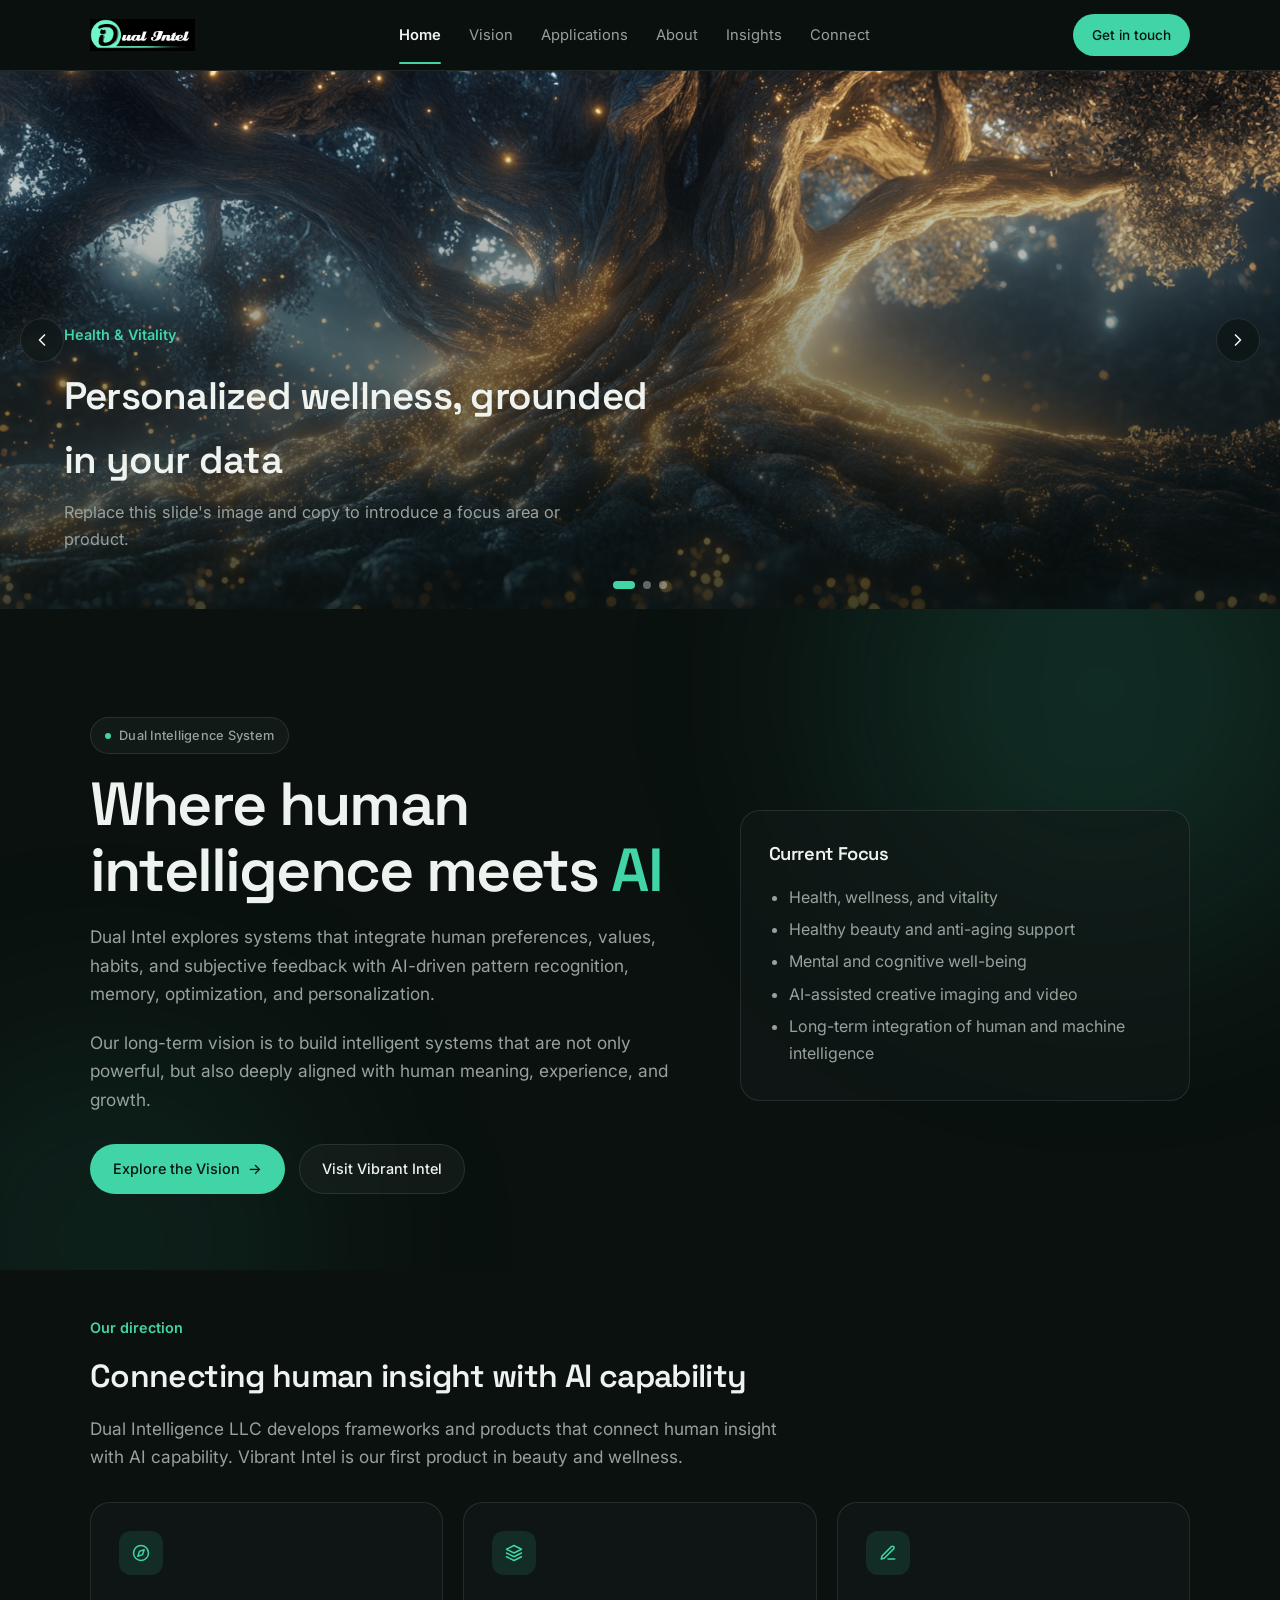
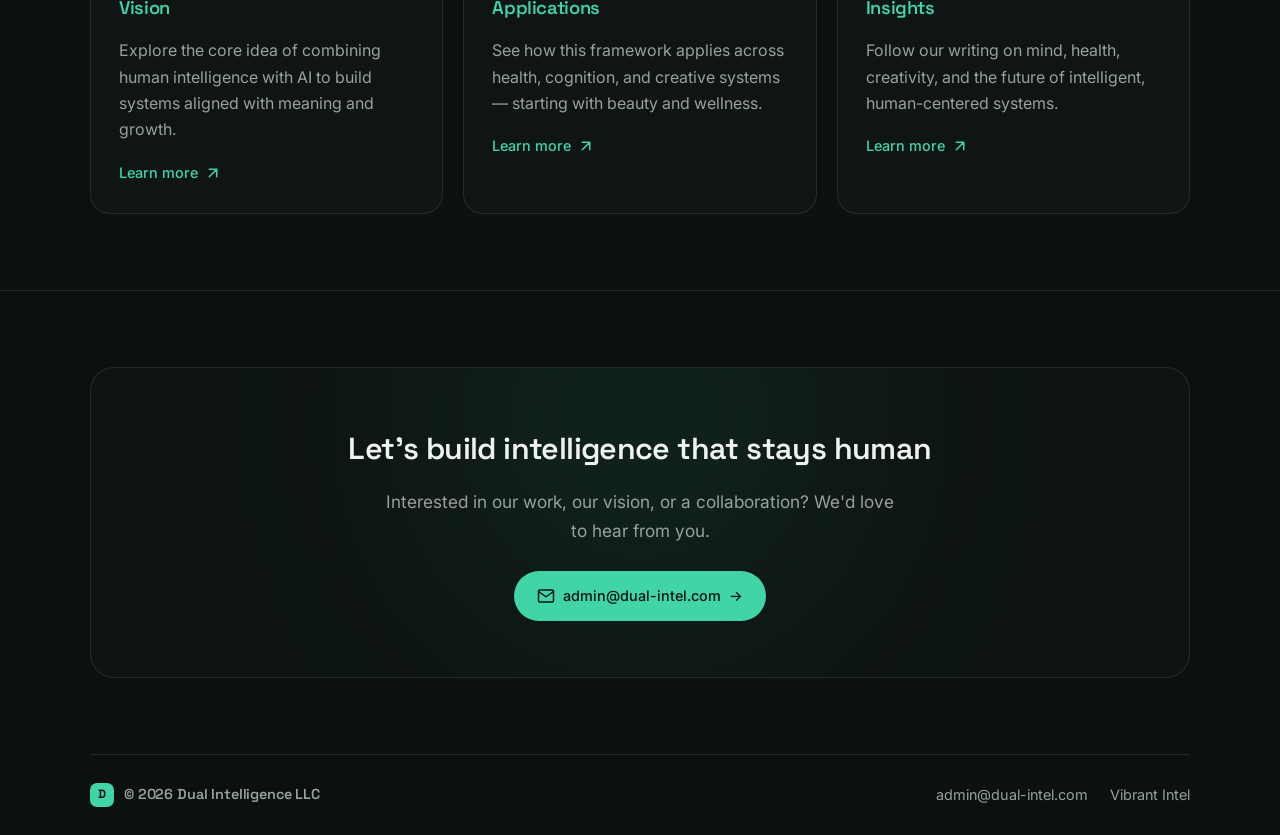
<file: index.html>
<!DOCTYPE html>
<html lang="en">
<head>
  <meta charset="UTF-8">
  <meta name="viewport" content="width=device-width, initial-scale=1.0">
  <title>Dual Intel — Where Human Intelligence Meets AI</title>
  <meta name="description" content="Dual Intel explores systems that combine human intelligence and AI across health, cognition, and art creativity" />
  <meta name="theme-color" content="#0b1613">
  <link rel="preconnect" href="https://fonts.googleapis.com">
  <link rel="preconnect" href="https://fonts.gstatic.com" crossorigin>
  <link href="https://fonts.googleapis.com/css2?family=Inter:wght@400;500;600;700&family=Space+Grotesk:wght@500;600;700&display=swap" rel="stylesheet">
  <link rel="stylesheet" href="style.css">
</head>

<body>
    <nav class="nav">
        <div class="container nav-inner">
            <a class="brand" href="index.html">
                <img class="brand-logo" src="images/logo7.webp" alt="Dual Intel">
            </a>
            <div class="nav-links">
                <a class="active" href="index.html">Home</a>
                <a href="vision.html">Vision</a>
                <a href="applications.html">Applications</a>
                <a href="about.html">About</a>
                <a href="insights.html">Insights</a>
                <a href="connect.html">Connect</a>
            </div>
            <a class="btn btn-primary btn-sm nav-cta" href="connect.html">Get in touch</a>
        </div>
    </nav>

    <main>
        <section class="banner-slider" aria-roledescription="carousel" aria-label="Featured highlights">
            <div class="banner-track">
                <div class="banner-slide is-active" role="group" aria-roledescription="slide" aria-label="1 of 3">
                    <img src="images/hero-slides/slide-1.webp" alt="Placeholder — replace with a 1920×800 image" loading="eager">
                    <div class="banner-caption">
                        <span class="section-label">Health &amp; Vitality</span>
                        <h2>Personalized wellness, grounded in your data</h2>
                        <p>Replace this slide's image and copy to introduce a focus area or product.</p>
                    </div>
                </div>
                <div class="banner-slide" role="group" aria-roledescription="slide" aria-label="2 of 3">
                    <img src="images/hero-slides/slide-2.webp" alt="Placeholder — replace with a 1920×800 image" loading="lazy">
                    <div class="banner-caption">
                        <span class="section-label">Cognitive Daily</span>
                        <h2>Safety-screened recommendations, every time</h2>
                        <p>Replace this slide's image and copy to introduce a focus area or product.</p>
                    </div>
                </div>
                <div class="banner-slide" role="group" aria-roledescription="slide" aria-label="3 of 3">
                    <img src="images/hero-slides/slide-3.webp" alt="Placeholder — replace with a 1920×800 image" loading="lazy">
                    <div class="banner-caption">
                        <span class="section-label">Vibrant Intel</span>
                        <h2>Beauty and wellness planning that learns with you</h2>
                        <p>Replace this slide's image and copy to introduce a focus area or product.</p>
                    </div>
                </div>
            </div>

            <button type="button" class="banner-arrow banner-prev" aria-label="Previous slide">
                <svg viewBox="0 0 24 24" class="icon"><path d="M15 18l-6-6 6-6"/></svg>
            </button>
            <button type="button" class="banner-arrow banner-next" aria-label="Next slide">
                <svg viewBox="0 0 24 24" class="icon"><path d="M9 18l6-6-6-6"/></svg>
            </button>

            <div class="banner-dots" role="tablist" aria-label="Choose slide">
                <button type="button" class="banner-dot is-active" role="tab" aria-selected="true" aria-label="Go to slide 1"></button>
                <button type="button" class="banner-dot" role="tab" aria-selected="false" aria-label="Go to slide 2"></button>
                <button type="button" class="banner-dot" role="tab" aria-selected="false" aria-label="Go to slide 3"></button>
            </div>
        </section>

        <section class="hero">
            <div class="container hero-grid">
                <div>
                    <div class="eyebrow"><span class="dot"></span>Dual Intelligence System</div>
                    <h1>Where human intelligence meets <span class="accent">AI</span></h1>
                    <p>
                        Dual Intel explores systems that integrate human preferences, values, habits, and subjective feedback with AI-driven pattern recognition, memory, optimization, and personalization.
                    </p>
                    <p>
                        Our long-term vision is to build intelligent systems that are not only powerful, but also deeply aligned with human meaning, experience, and growth.
                    </p>
                    <div class="hero-actions">
                        <a class="btn btn-primary btn-arrow" href="vision.html">Explore the Vision</a>
                        <a class="btn btn-secondary" href="https://vibrantintel.com">Visit Vibrant Intel</a>
                    </div>
                </div>

                <div class="hero-card">
                    <h3>Current Focus</h3>
                    <ul>
                        <li>Health, wellness, and vitality</li>
                        <li>Healthy beauty and anti-aging support</li>
                        <li>Mental and cognitive well-being</li>
                        <li>AI-assisted creative imaging and video</li>
                        <li>Long-term integration of human and machine intelligence</li>
                    </ul>
                </div>
            </div>
        </section>

        <section class="section">
            <div class="container">
                <div class="section-header">
                    <span class="section-label">Our direction</span>
                    <h2>Connecting human insight with AI capability</h2>
                    <p>
                        Dual Intelligence LLC develops frameworks and products that connect human insight with AI capability. Vibrant Intel is our first product in beauty and wellness.
                    </p>
                </div>

                <div class="grid-3">
                    <a class="card card-hover" href="vision.html">
                        <span class="card-icon">
                            <svg class="icon" viewBox="0 0 24 24"><circle cx="12" cy="12" r="10"/><polygon points="16.24 7.76 14.12 14.12 7.76 16.24 9.88 9.88 16.24 7.76"/></svg>
                        </span>
                        <h3>Vision</h3>
                        <p>Explore the core idea of combining human intelligence with AI to build systems aligned with meaning and growth.</p>
                        <span class="card-link">Learn more
                            <svg class="icon" viewBox="0 0 24 24"><path d="M7 17 17 7M7 7h10v10"/></svg>
                        </span>
                    </a>
                    <a class="card card-hover" href="applications.html">
                        <span class="card-icon">
                            <svg class="icon" viewBox="0 0 24 24"><polygon points="12 2 2 7 12 12 22 7 12 2"/><polyline points="2 17 12 22 22 17"/><polyline points="2 12 12 17 22 12"/></svg>
                        </span>
                        <h3>Applications</h3>
                        <p>See how this framework applies across health, cognition, and creative systems — starting with beauty and wellness.</p>
                        <span class="card-link">Learn more
                            <svg class="icon" viewBox="0 0 24 24"><path d="M7 17 17 7M7 7h10v10"/></svg>
                        </span>
                    </a>
                    <a class="card card-hover" href="insights.html">
                        <span class="card-icon">
                            <svg class="icon" viewBox="0 0 24 24"><path d="M12 20h9"/><path d="M16.5 3.5a2.121 2.121 0 0 1 3 3L7 19l-4 1 1-4Z"/></svg>
                        </span>
                        <h3>Insights</h3>
                        <p>Follow our writing on mind, health, creativity, and the future of intelligent, human-centered systems.</p>
                        <span class="card-link">Learn more
                            <svg class="icon" viewBox="0 0 24 24"><path d="M7 17 17 7M7 7h10v10"/></svg>
                        </span>
                    </a>
                </div>
            </div>
        </section>
    </main>

    <footer class="footer">
        <div class="container footer-cta">
            <div class="footer-cta-card">
                <h2>Let's build intelligence that stays human</h2>
                <p>Interested in our work, our vision, or a collaboration? We'd love to hear from you.</p>
                <a class="btn btn-primary btn-arrow" href="mailto:admin@dual-intel.com">
                    <svg class="icon" viewBox="0 0 24 24"><rect x="2" y="4" width="20" height="16" rx="2"/><path d="m22 6-10 7L2 6"/></svg>
                    admin@dual-intel.com
                </a>
            </div>
        </div>
        <div class="container footer-inner">
            <a class="brand brand-sm" href="index.html">
                <span class="brand-mark">D</span>
                &copy; 2026 Dual Intelligence LLC
            </a>
            <div class="footer-links">
                <a href="mailto:admin@dual-intel.com">admin@dual-intel.com</a>
                <a href="https://vibrantintel.com">Vibrant Intel</a>
            </div>
        </div>
    </footer>

    <script src="banner-slider.js" defer></script>
</body>
</html>
</file>
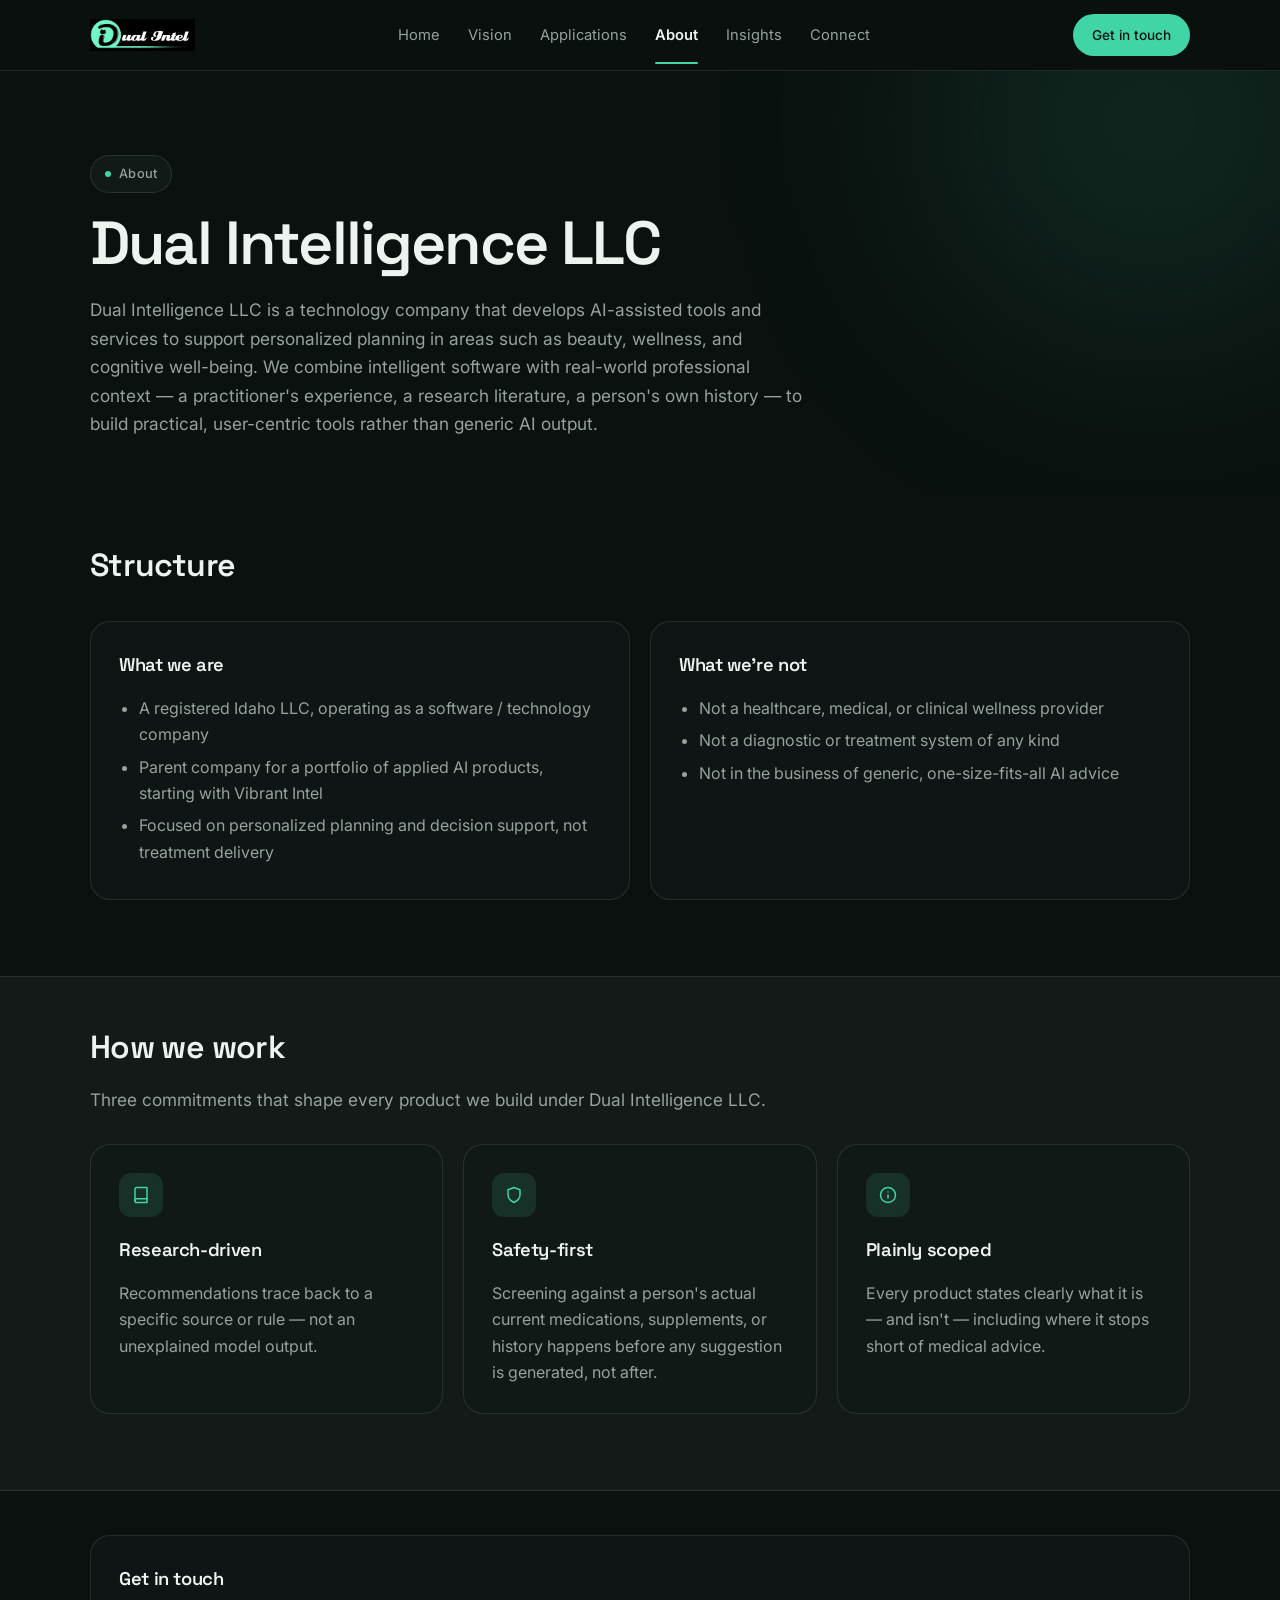
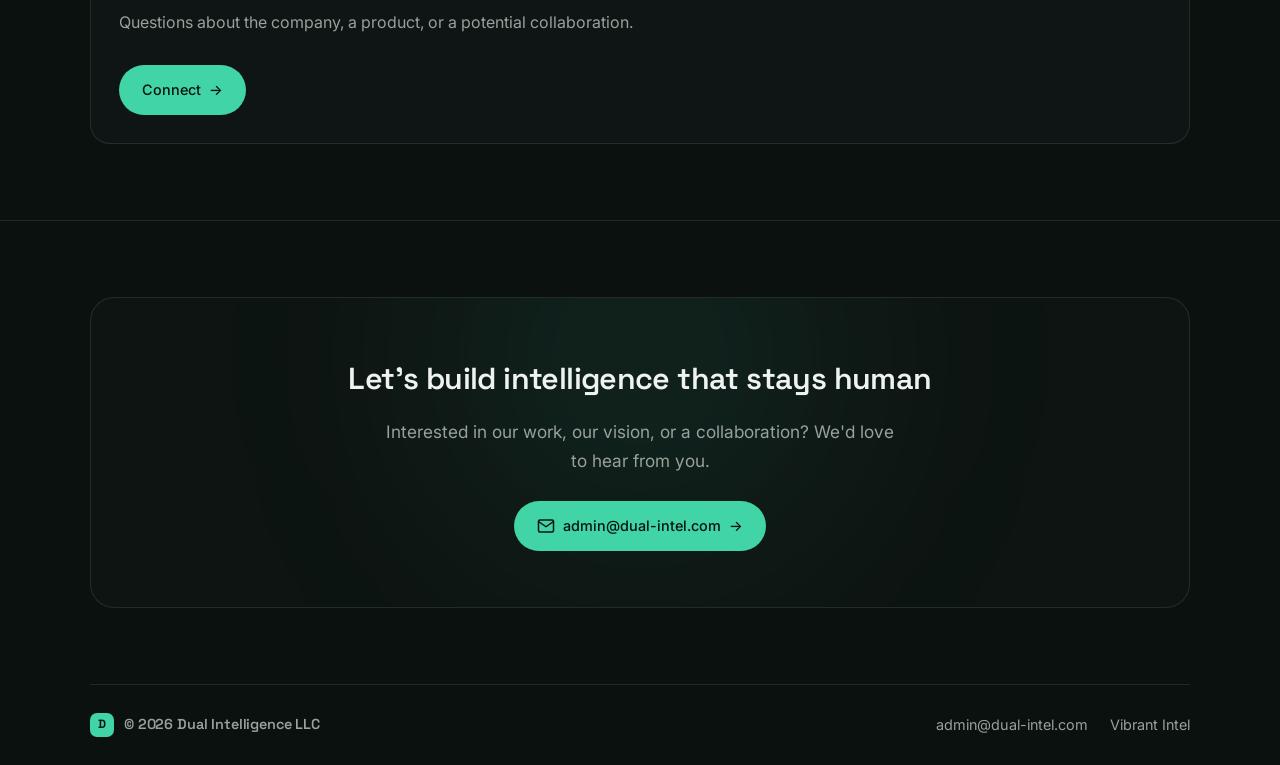
<file: about.html>
<!DOCTYPE html>
<html lang="en">
<head>
  <meta charset="UTF-8">
  <meta name="viewport" content="width=device-width, initial-scale=1.0">
  <title>About — Dual Intel</title>
  <meta name="description" content="Dual Intelligence LLC builds AI-assisted tools for personalized planning in health, wellness, and cognitive well-being." />
  <meta name="theme-color" content="#0b1613">
  <link rel="preconnect" href="https://fonts.googleapis.com">
  <link rel="preconnect" href="https://fonts.gstatic.com" crossorigin>
  <link href="https://fonts.googleapis.com/css2?family=Inter:wght@400;500;600;700&family=Space+Grotesk:wght@500;600;700&display=swap" rel="stylesheet">
  <link rel="stylesheet" href="style.css">
</head>
<body>
  <nav class="nav">
    <div class="container nav-inner">
      <a class="brand" href="index.html">
        <img class="brand-logo" src="images/logo7.webp" alt="Dual Intel">
      </a>
      <div class="nav-links">
        <a href="index.html">Home</a>
        <a href="vision.html">Vision</a>
        <a href="applications.html">Applications</a>
        <a class="active" href="about.html">About</a>
        <a href="insights.html">Insights</a>
        <a href="connect.html">Connect</a>
      </div>
      <a class="btn btn-primary btn-sm nav-cta" href="connect.html">Get in touch</a>
    </div>
  </nav>

  <main>
    <section class="page-header">
      <div class="container">
        <div class="eyebrow"><span class="dot"></span>About</div>
        <h1>Dual Intelligence LLC</h1>
        <p>
          Dual Intelligence LLC is a technology company that develops AI-assisted tools and services to
          support personalized planning in areas such as beauty, wellness, and cognitive well-being. We
          combine intelligent software with real-world professional context — a practitioner's experience,
          a research literature, a person's own history — to build practical, user-centric tools rather
          than generic AI output.
        </p>
      </div>
    </section>

    <section class="section">
      <div class="container">
        <div class="section-header">
          <h2>Structure</h2>
        </div>
        <div class="grid-2">
          <div class="card">
            <h3>What we are</h3>
            <ul>
              <li>A registered Idaho LLC, operating as a software / technology company</li>
              <li>Parent company for a portfolio of applied AI products, starting with Vibrant Intel</li>
              <li>Focused on personalized planning and decision support, not treatment delivery</li>
            </ul>
          </div>
          <div class="card">
            <h3>What we're not</h3>
            <ul>
              <li>Not a healthcare, medical, or clinical wellness provider</li>
              <li>Not a diagnostic or treatment system of any kind</li>
              <li>Not in the business of generic, one-size-fits-all AI advice</li>
            </ul>
          </div>
        </div>
      </div>
    </section>

    <section class="section section-tinted">
      <div class="container">
        <div class="section-header">
          <h2>How we work</h2>
          <p>Three commitments that shape every product we build under Dual Intelligence LLC.</p>
        </div>
        <div class="grid-3">
          <div class="card">
            <span class="card-icon">
              <svg class="icon" viewBox="0 0 24 24"><path d="M4 19.5A2.5 2.5 0 0 1 6.5 17H20"/><path d="M6.5 2H20v20H6.5A2.5 2.5 0 0 1 4 19.5v-15A2.5 2.5 0 0 1 6.5 2Z"/></svg>
            </span>
            <h3>Research-driven</h3>
            <p>Recommendations trace back to a specific source or rule — not an unexplained model output.</p>
          </div>
          <div class="card">
            <span class="card-icon">
              <svg class="icon" viewBox="0 0 24 24"><path d="M12 22s8-4 8-10V5l-8-3-8 3v7c0 6 8 10 8 10Z"/></svg>
            </span>
            <h3>Safety-first</h3>
            <p>Screening against a person's actual current medications, supplements, or history happens before any suggestion is generated, not after.</p>
          </div>
          <div class="card">
            <span class="card-icon">
              <svg class="icon" viewBox="0 0 24 24"><circle cx="12" cy="12" r="10"/><line x1="12" y1="16" x2="12" y2="12"/><line x1="12" y1="8" x2="12.01" y2="8"/></svg>
            </span>
            <h3>Plainly scoped</h3>
            <p>Every product states clearly what it is — and isn't — including where it stops short of medical advice.</p>
          </div>
        </div>
      </div>
    </section>

    <section class="section">
      <div class="container card">
        <h3>Get in touch</h3>
        <p>Questions about the company, a product, or a potential collaboration.</p>
        <div class="hero-actions">
          <a class="btn btn-primary btn-arrow" href="connect.html">Connect</a>
        </div>
      </div>
    </section>
  </main>

  <footer class="footer">
    <div class="container footer-cta">
      <div class="footer-cta-card">
        <h2>Let's build intelligence that stays human</h2>
        <p>Interested in our work, our vision, or a collaboration? We'd love to hear from you.</p>
        <a class="btn btn-primary btn-arrow" href="mailto:admin@dual-intel.com">
          <svg class="icon" viewBox="0 0 24 24"><rect x="2" y="4" width="20" height="16" rx="2"/><path d="m22 6-10 7L2 6"/></svg>
          admin@dual-intel.com
        </a>
      </div>
    </div>
    <div class="container footer-inner">
      <a class="brand brand-sm" href="index.html">
        <span class="brand-mark">D</span>
        &copy; 2026 Dual Intelligence LLC
      </a>
      <div class="footer-links">
        <a href="mailto:admin@dual-intel.com">admin@dual-intel.com</a>
        <a href="https://vibrantintel.com">Vibrant Intel</a>
      </div>
    </div>
  </footer>
</body>
</html>
</file>
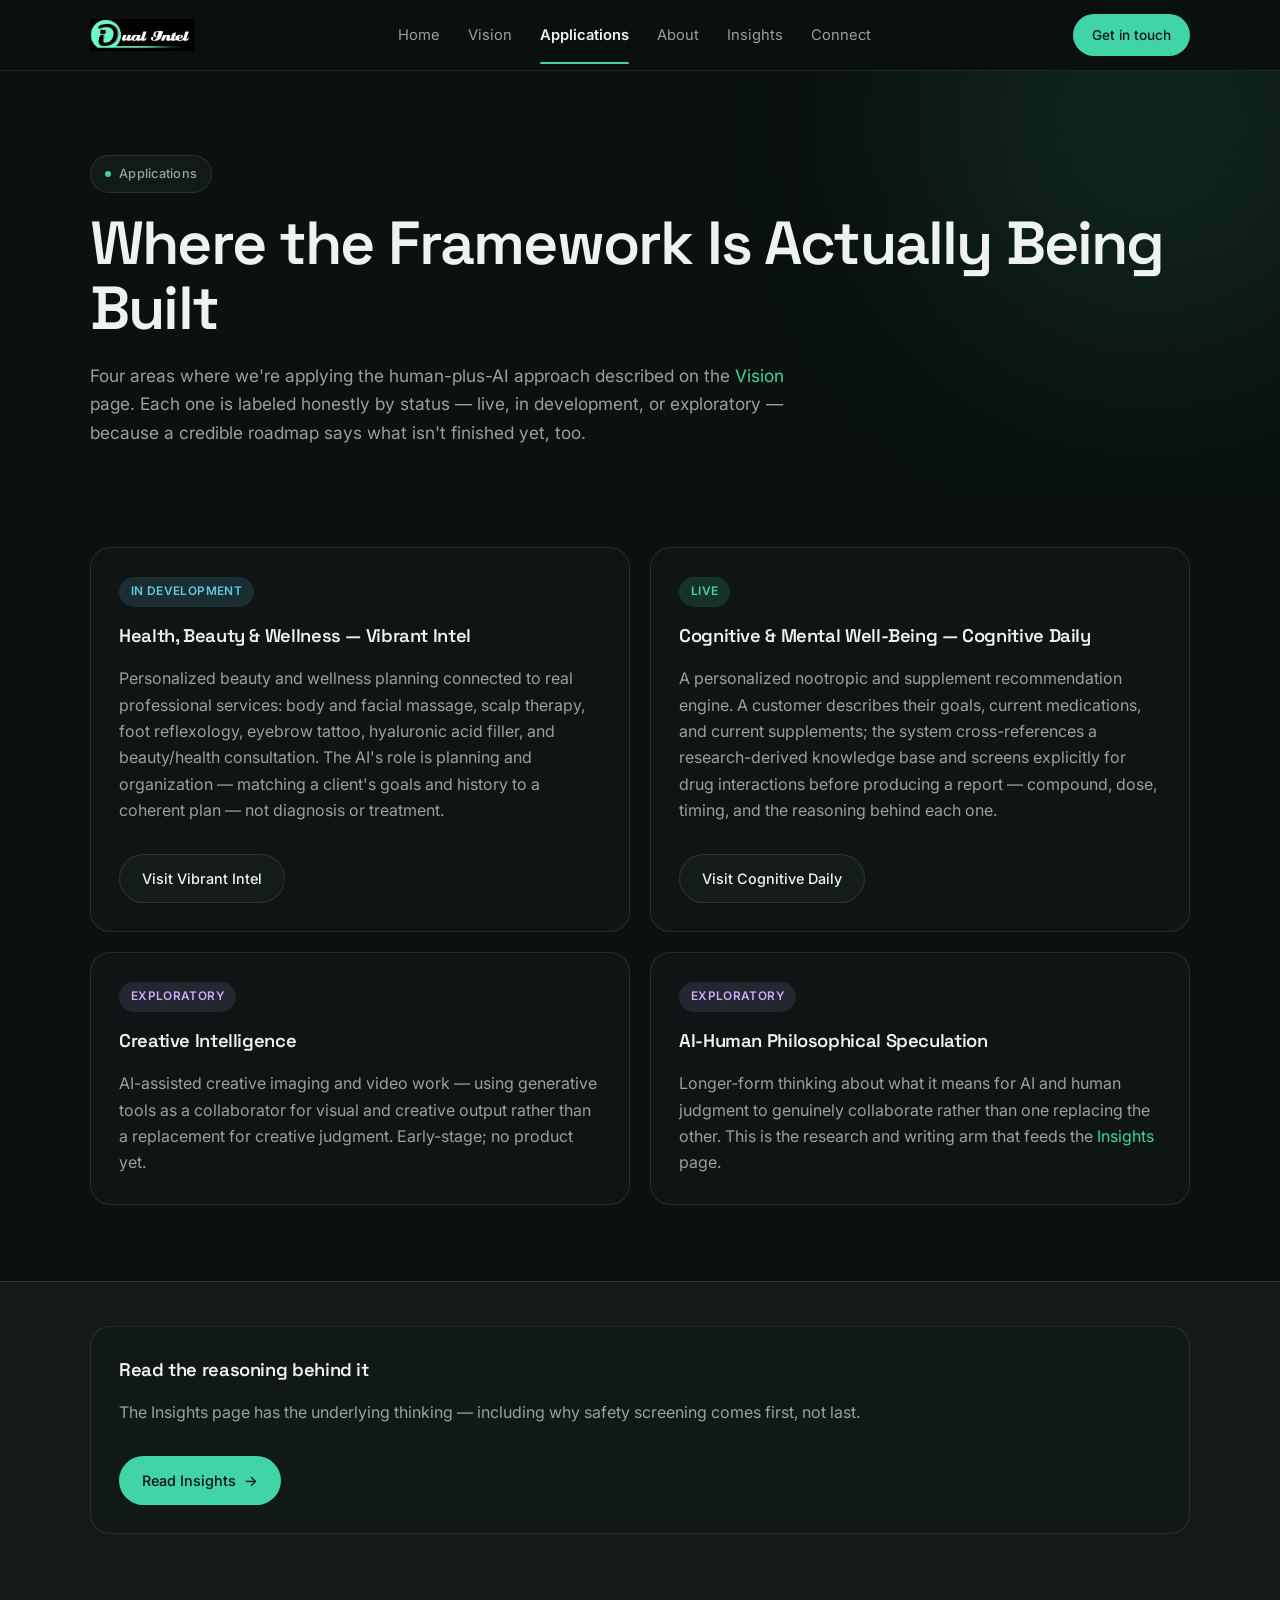
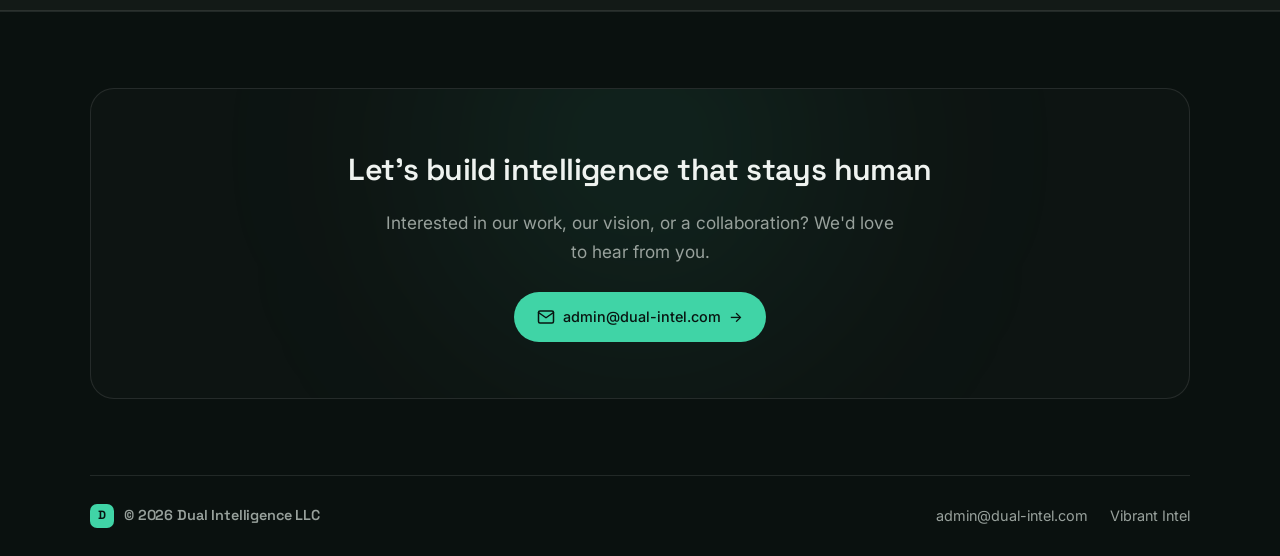
<file: applications.html>
<!DOCTYPE html>
<html lang="en">
<head>
  <meta charset="UTF-8">
  <meta name="viewport" content="width=device-width, initial-scale=1.0">
  <title>Applications — Dual Intel</title>
  <meta name="description" content="Where the Dual Intelligence framework is live today, in development, and being explored." />
  <meta name="theme-color" content="#0b1613">
  <link rel="preconnect" href="https://fonts.googleapis.com">
  <link rel="preconnect" href="https://fonts.gstatic.com" crossorigin>
  <link href="https://fonts.googleapis.com/css2?family=Inter:wght@400;500;600;700&family=Space+Grotesk:wght@500;600;700&display=swap" rel="stylesheet">
  <link rel="stylesheet" href="style.css">
</head>
<body>
  <nav class="nav">
    <div class="container nav-inner">
      <a class="brand" href="index.html">
        <img class="brand-logo" src="images/logo7.webp" alt="Dual Intel">
      </a>
      <div class="nav-links">
        <a href="index.html">Home</a>
        <a href="vision.html">Vision</a>
        <a class="active" href="applications.html">Applications</a>
        <a href="about.html">About</a>
        <a href="insights.html">Insights</a>
        <a href="connect.html">Connect</a>
      </div>
      <a class="btn btn-primary btn-sm nav-cta" href="connect.html">Get in touch</a>
    </div>
  </nav>

  <main>
    <section class="page-header">
      <div class="container">
        <div class="eyebrow"><span class="dot"></span>Applications</div>
        <h1>Where the Framework Is Actually Being Built</h1>
        <p>
          Four areas where we're applying the human-plus-AI approach described on the
          <a href="vision.html">Vision</a> page. Each one is labeled honestly by status — live, in
          development, or exploratory — because a credible roadmap says what isn't finished yet, too.
        </p>
      </div>
    </section>

    <section class="section">
      <div class="container">
        <div class="grid-2">

          <div class="card">
            <span class="badge badge-dev">In Development</span>
            <h3>Health, Beauty &amp; Wellness — Vibrant Intel</h3>
            <p>
              Personalized beauty and wellness planning connected to real professional services: body and
              facial massage, scalp therapy, foot reflexology, eyebrow tattoo, hyaluronic acid filler, and
              beauty/health consultation. The AI's role is planning and organization — matching a client's
              goals and history to a coherent plan — not diagnosis or treatment.
            </p>
            <div class="hero-actions">
              <a class="btn btn-secondary" href="https://vibrantintel.com">Visit Vibrant Intel</a>
            </div>
          </div>

          <div class="card">
            <span class="badge badge-live">Live</span>
            <h3>Cognitive &amp; Mental Well-Being — Cognitive Daily</h3>
            <p>
              A personalized nootropic and supplement recommendation engine. A customer describes their
              goals, current medications, and current supplements; the system cross-references a
              research-derived knowledge base and screens explicitly for drug interactions before
              producing a report — compound, dose, timing, and the reasoning behind each one.
            </p>
            <div class="hero-actions">
              <a class="btn btn-secondary" href="https://cognitivedaily.app">Visit Cognitive Daily</a>
            </div>
          </div>

          <div class="card">
            <span class="badge badge-explore">Exploratory</span>
            <h3>Creative Intelligence</h3>
            <p>
              AI-assisted creative imaging and video work — using generative tools as a collaborator for
              visual and creative output rather than a replacement for creative judgment. Early-stage;
              no product yet.
            </p>
          </div>

          <div class="card">
            <span class="badge badge-explore">Exploratory</span>
            <h3>AI-Human Philosophical Speculation</h3>
            <p>
              Longer-form thinking about what it means for AI and human judgment to genuinely
              collaborate rather than one replacing the other. This is the research and writing arm that
              feeds the <a href="insights.html">Insights</a> page.
            </p>
          </div>

        </div>
      </div>
    </section>

    <section class="section section-tinted">
      <div class="container card">
        <h3>Read the reasoning behind it</h3>
        <p>The Insights page has the underlying thinking — including why safety screening comes first, not last.</p>
        <div class="hero-actions">
          <a class="btn btn-primary btn-arrow" href="insights.html">Read Insights</a>
        </div>
      </div>
    </section>
  </main>

  <footer class="footer">
    <div class="container footer-cta">
      <div class="footer-cta-card">
        <h2>Let's build intelligence that stays human</h2>
        <p>Interested in our work, our vision, or a collaboration? We'd love to hear from you.</p>
        <a class="btn btn-primary btn-arrow" href="mailto:admin@dual-intel.com">
          <svg class="icon" viewBox="0 0 24 24"><rect x="2" y="4" width="20" height="16" rx="2"/><path d="m22 6-10 7L2 6"/></svg>
          admin@dual-intel.com
        </a>
      </div>
    </div>
    <div class="container footer-inner">
      <a class="brand brand-sm" href="index.html">
        <span class="brand-mark">D</span>
        &copy; 2026 Dual Intelligence LLC
      </a>
      <div class="footer-links">
        <a href="mailto:admin@dual-intel.com">admin@dual-intel.com</a>
        <a href="https://vibrantintel.com">Vibrant Intel</a>
      </div>
    </div>
  </footer>
</body>
</html>
</file>
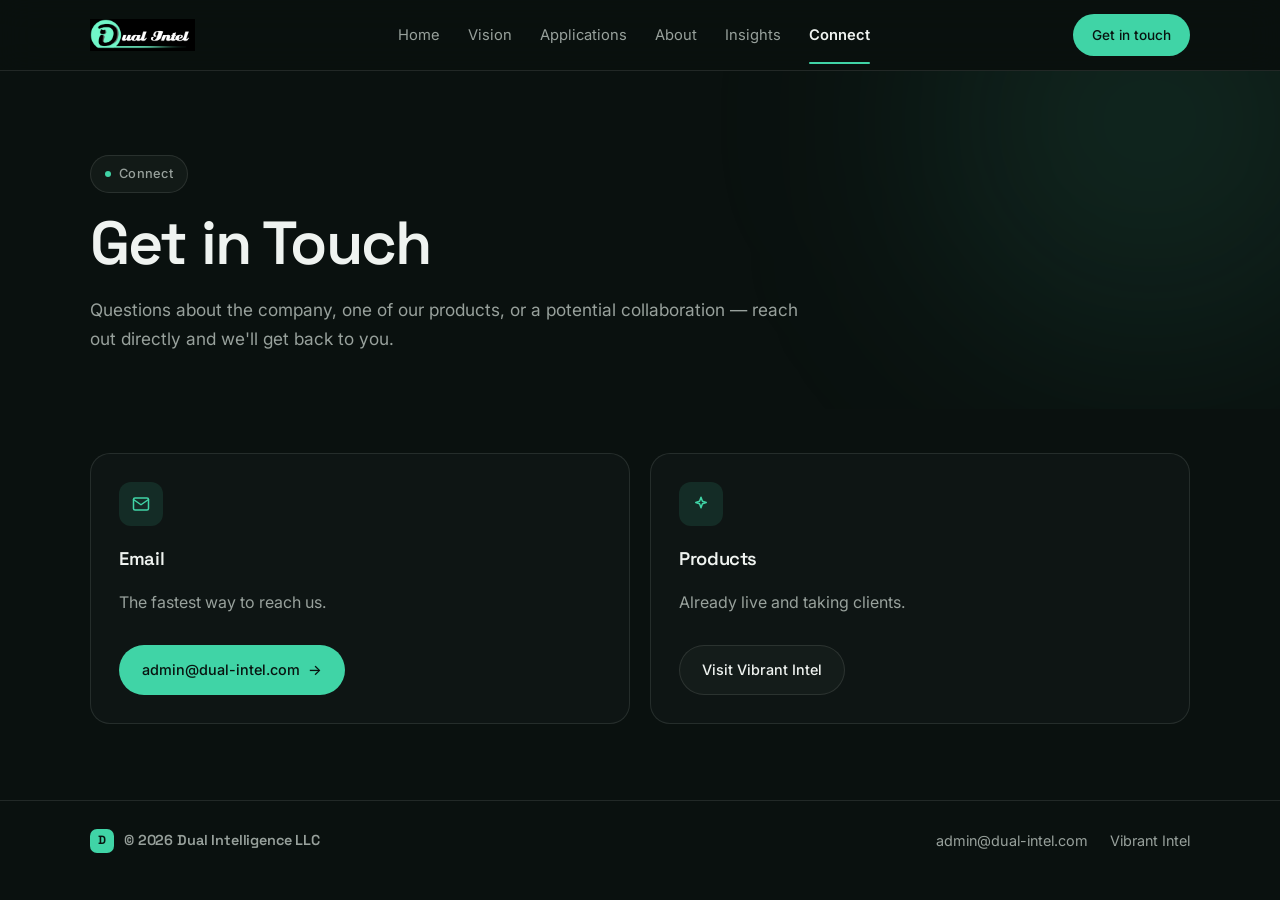
<file: connect.html>
<!DOCTYPE html>
<html lang="en">
<head>
  <meta charset="UTF-8">
  <meta name="viewport" content="width=device-width, initial-scale=1.0">
  <title>Connect — Dual Intel</title>
  <meta name="description" content="Get in touch with Dual Intelligence LLC." />
  <meta name="theme-color" content="#0b1613">
  <link rel="preconnect" href="https://fonts.googleapis.com">
  <link rel="preconnect" href="https://fonts.gstatic.com" crossorigin>
  <link href="https://fonts.googleapis.com/css2?family=Inter:wght@400;500;600;700&family=Space+Grotesk:wght@500;600;700&display=swap" rel="stylesheet">
  <link rel="stylesheet" href="style.css">
</head>
<body>
  <nav class="nav">
    <div class="container nav-inner">
      <a class="brand" href="index.html">
        <img class="brand-logo" src="images/logo7.webp" alt="Dual Intel">
      </a>
      <div class="nav-links">
        <a href="index.html">Home</a>
        <a href="vision.html">Vision</a>
        <a href="applications.html">Applications</a>
        <a href="about.html">About</a>
        <a href="insights.html">Insights</a>
        <a class="active" href="connect.html">Connect</a>
      </div>
      <a class="btn btn-primary btn-sm nav-cta" href="connect.html">Get in touch</a>
    </div>
  </nav>

  <main>
    <section class="page-header">
      <div class="container">
        <div class="eyebrow"><span class="dot"></span>Connect</div>
        <h1>Get in Touch</h1>
        <p>
          Questions about the company, one of our products, or a potential collaboration — reach out
          directly and we'll get back to you.
        </p>
      </div>
    </section>

    <section class="section">
      <div class="container">
        <div class="grid-2">
          <div class="card">
            <span class="card-icon">
              <svg class="icon" viewBox="0 0 24 24"><rect x="2" y="4" width="20" height="16" rx="2"/><path d="m22 6-10 7L2 6"/></svg>
            </span>
            <h3>Email</h3>
            <p>The fastest way to reach us.</p>
            <div class="hero-actions">
              <a class="btn btn-primary btn-arrow" href="mailto:admin@dual-intel.com">admin@dual-intel.com</a>
            </div>
          </div>
          <div class="card">
            <span class="card-icon">
              <svg class="icon" viewBox="0 0 24 24"><path d="M12 3l1.9 5.3L19 10l-5.1 1.7L12 17l-1.9-5.3L5 10l5.1-1.7L12 3Z"/></svg>
            </span>
            <h3>Products</h3>
            <p>Already live and taking clients.</p>
            <div class="hero-actions">
              <a class="btn btn-secondary" href="https://vibrantintel.com">Visit Vibrant Intel</a>
            </div>
          </div>
        </div>
      </div>
    </section>
  </main>

  <footer class="footer">
    <div class="container footer-inner">
      <a class="brand brand-sm" href="index.html">
        <span class="brand-mark">D</span>
        &copy; 2026 Dual Intelligence LLC
      </a>
      <div class="footer-links">
        <a href="mailto:admin@dual-intel.com">admin@dual-intel.com</a>
        <a href="https://vibrantintel.com">Vibrant Intel</a>
      </div>
    </div>
  </footer>
</body>
</html>
</file>
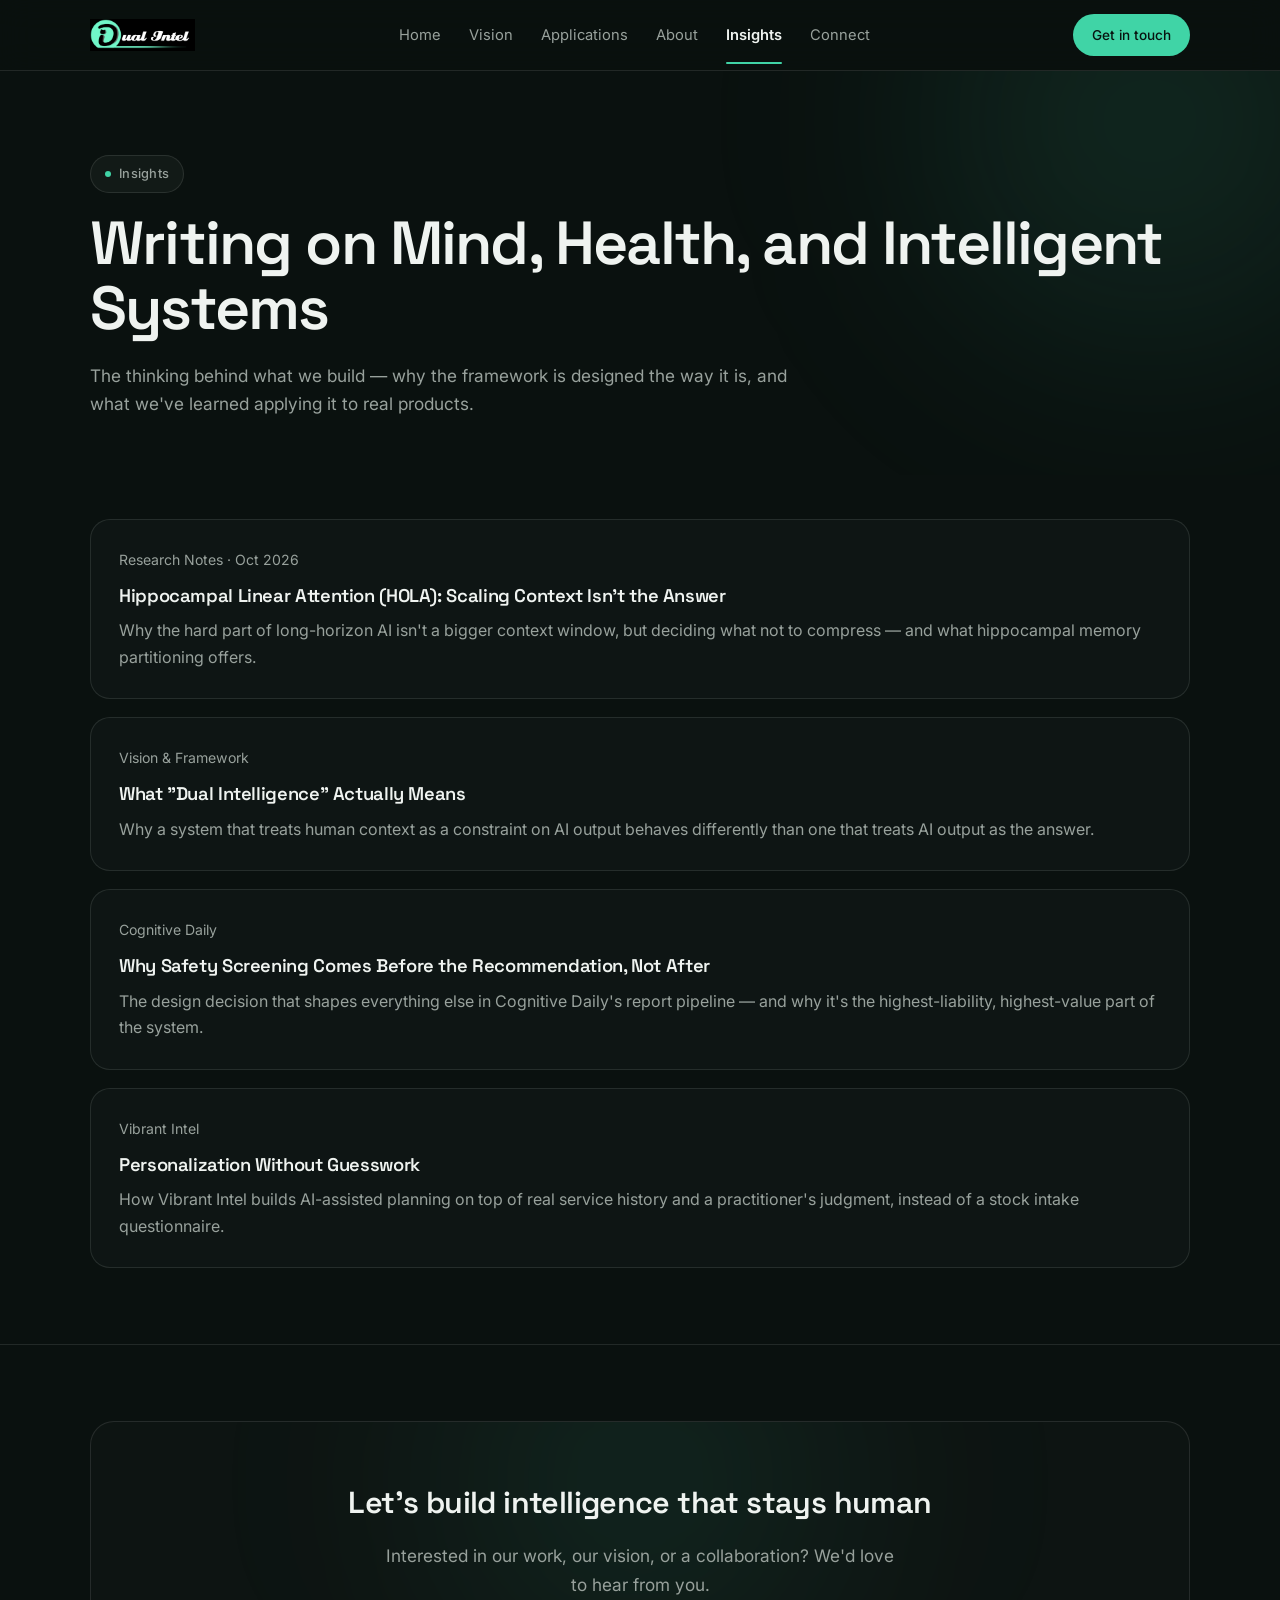
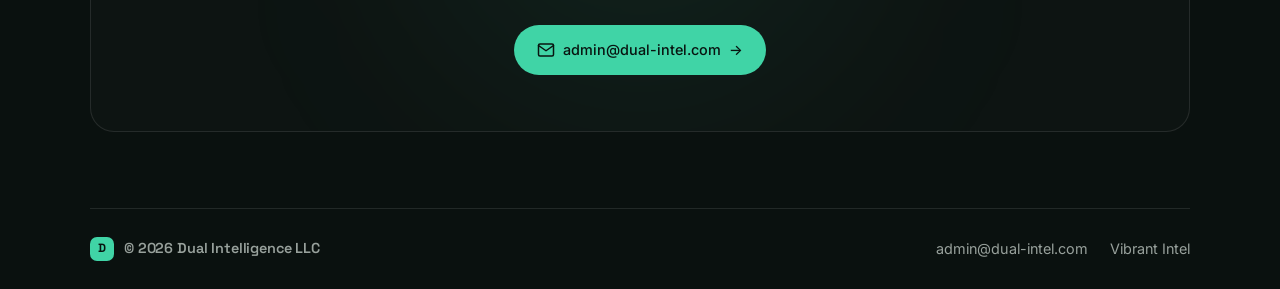
<file: insights.html>
<!DOCTYPE html>
<html lang="en">
<head>
  <meta charset="UTF-8">
  <meta name="viewport" content="width=device-width, initial-scale=1.0">
  <title>Insights — Dual Intel</title>
  <meta name="description" content="Writing on human intelligence, AI, and the systems that connect them." />
  <meta name="theme-color" content="#0b1613">
  <link rel="preconnect" href="https://fonts.googleapis.com">
  <link rel="preconnect" href="https://fonts.gstatic.com" crossorigin>
  <link href="https://fonts.googleapis.com/css2?family=Inter:wght@400;500;600;700&family=Space+Grotesk:wght@500;600;700&display=swap" rel="stylesheet">
  <link rel="stylesheet" href="style.css">
</head>
<body>
  <nav class="nav">
    <div class="container nav-inner">
      <a class="brand" href="index.html">
        <img class="brand-logo" src="images/logo7.webp" alt="Dual Intel">
      </a>
      <div class="nav-links">
        <a href="index.html">Home</a>
        <a href="vision.html">Vision</a>
        <a href="applications.html">Applications</a>
        <a href="about.html">About</a>
        <a class="active" href="insights.html">Insights</a>
        <a href="connect.html">Connect</a>
      </div>
      <a class="btn btn-primary btn-sm nav-cta" href="connect.html">Get in touch</a>
    </div>
  </nav>

  <main>
    <section class="page-header">
      <div class="container">
        <div class="eyebrow"><span class="dot"></span>Insights</div>
        <h1>Writing on Mind, Health, and Intelligent Systems</h1>
        <p>
          The thinking behind what we build — why the framework is designed the way it is, and what we've
          learned applying it to real products.
        </p>
      </div>
    </section>

    <section class="section">
      <div class="container card-list">

        <!-- Generated by `node build-blog.js` from posts/*.md — do not edit between these markers -->
        <!-- POSTS:START -->
        <a class="card article-card" href="insights/hola-hippocampal-linear-attention.html">
          <div class="article-meta">Research Notes · Oct 2026</div>
          <h3>Hippocampal Linear Attention (HOLA): Scaling Context Isn't the Answer</h3>
          <p>Why the hard part of long-horizon AI isn't a bigger context window, but deciding what not to compress — and what hippocampal memory partitioning offers.</p>
        </a>

        <!-- POSTS:END -->

        <a class="card article-card" href="insights/dual-intelligence-framework.html">
          <div class="article-meta">Vision &amp; Framework</div>
          <h3>What "Dual Intelligence" Actually Means</h3>
          <p>Why a system that treats human context as a constraint on AI output behaves differently than one that treats AI output as the answer.</p>
        </a>

        <a class="card article-card" href="insights/safety-screening-first.html">
          <div class="article-meta">Cognitive Daily</div>
          <h3>Why Safety Screening Comes Before the Recommendation, Not After</h3>
          <p>The design decision that shapes everything else in Cognitive Daily's report pipeline — and why it's the highest-liability, highest-value part of the system.</p>
        </a>

        <a class="card article-card" href="insights/personalization-without-guesswork.html">
          <div class="article-meta">Vibrant Intel</div>
          <h3>Personalization Without Guesswork</h3>
          <p>How Vibrant Intel builds AI-assisted planning on top of real service history and a practitioner's judgment, instead of a stock intake questionnaire.</p>
        </a>

      </div>
    </section>
  </main>

  <footer class="footer">
    <div class="container footer-cta">
      <div class="footer-cta-card">
        <h2>Let's build intelligence that stays human</h2>
        <p>Interested in our work, our vision, or a collaboration? We'd love to hear from you.</p>
        <a class="btn btn-primary btn-arrow" href="mailto:admin@dual-intel.com">
          <svg class="icon" viewBox="0 0 24 24"><rect x="2" y="4" width="20" height="16" rx="2"/><path d="m22 6-10 7L2 6"/></svg>
          admin@dual-intel.com
        </a>
      </div>
    </div>
    <div class="container footer-inner">
      <a class="brand brand-sm" href="index.html">
        <span class="brand-mark">D</span>
        &copy; 2026 Dual Intelligence LLC
      </a>
      <div class="footer-links">
        <a href="mailto:admin@dual-intel.com">admin@dual-intel.com</a>
        <a href="https://vibrantintel.com">Vibrant Intel</a>
      </div>
    </div>
  </footer>
</body>
</html>
</file>
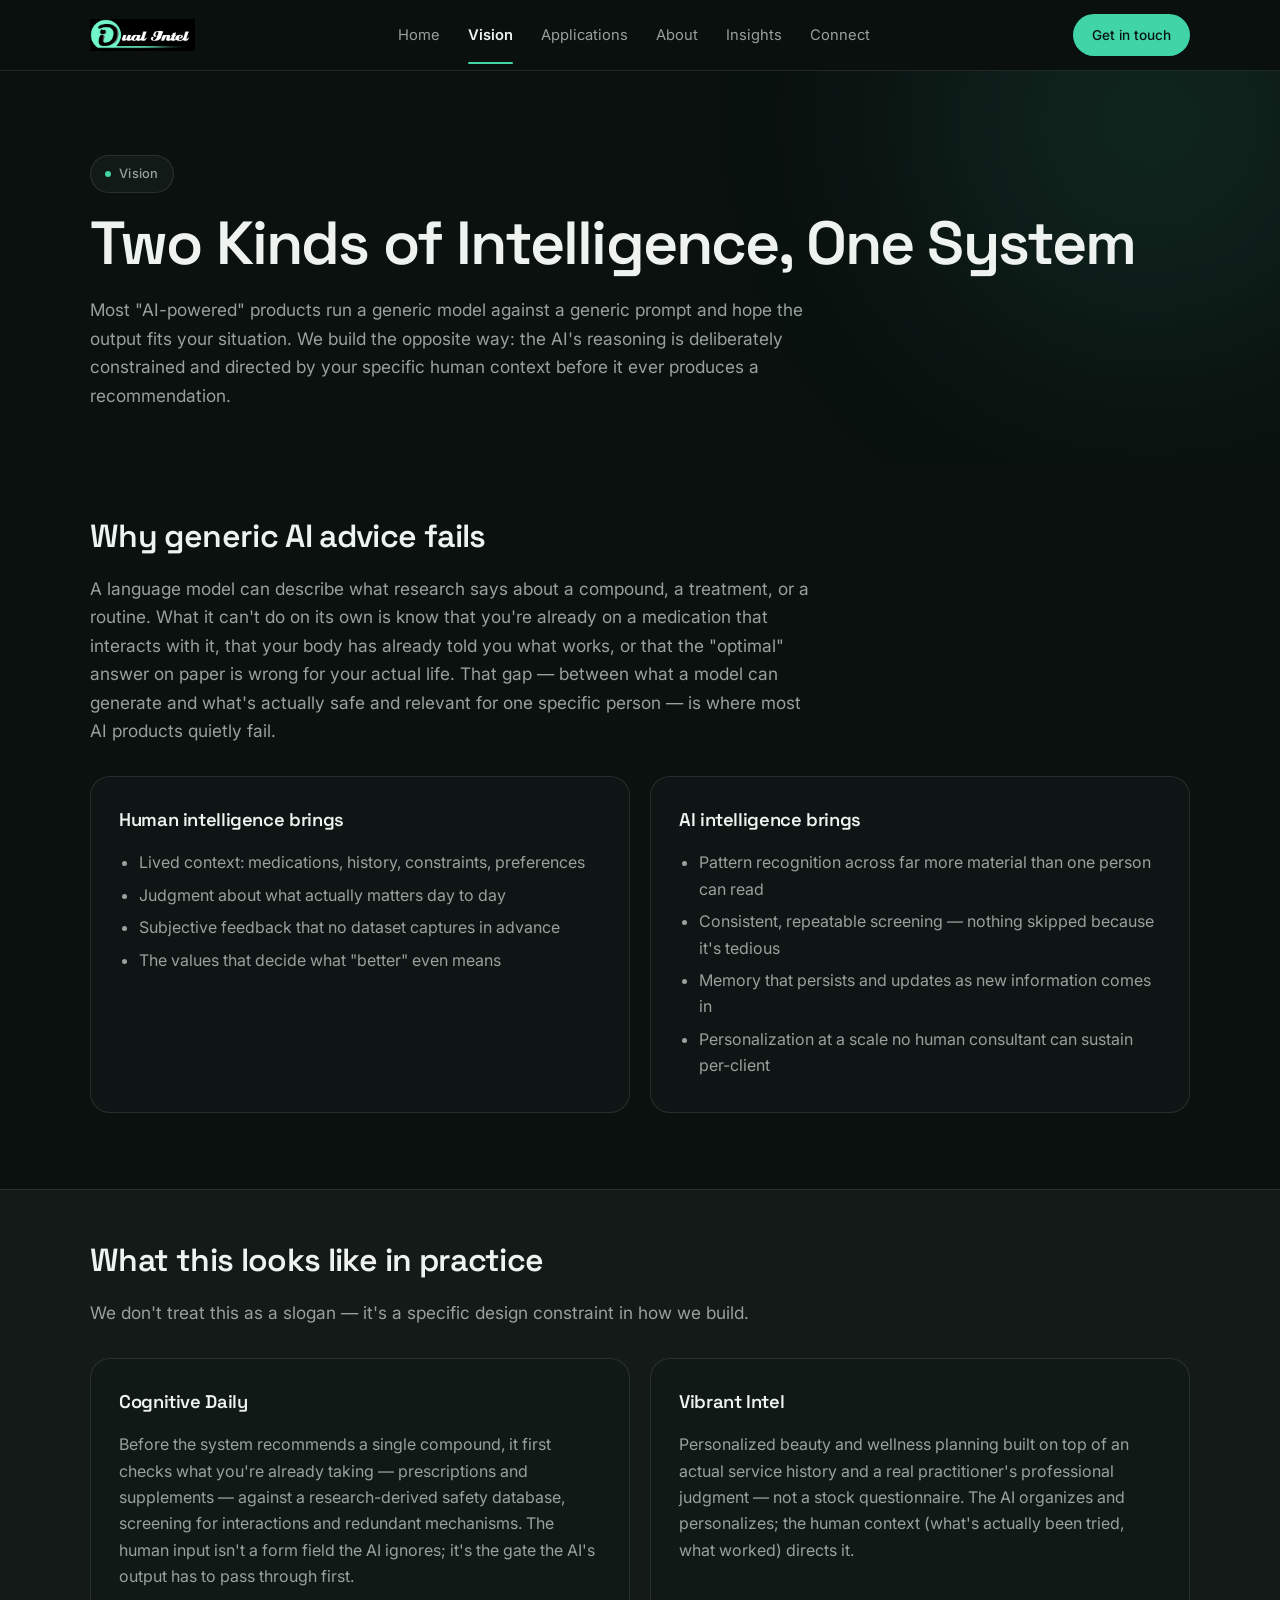
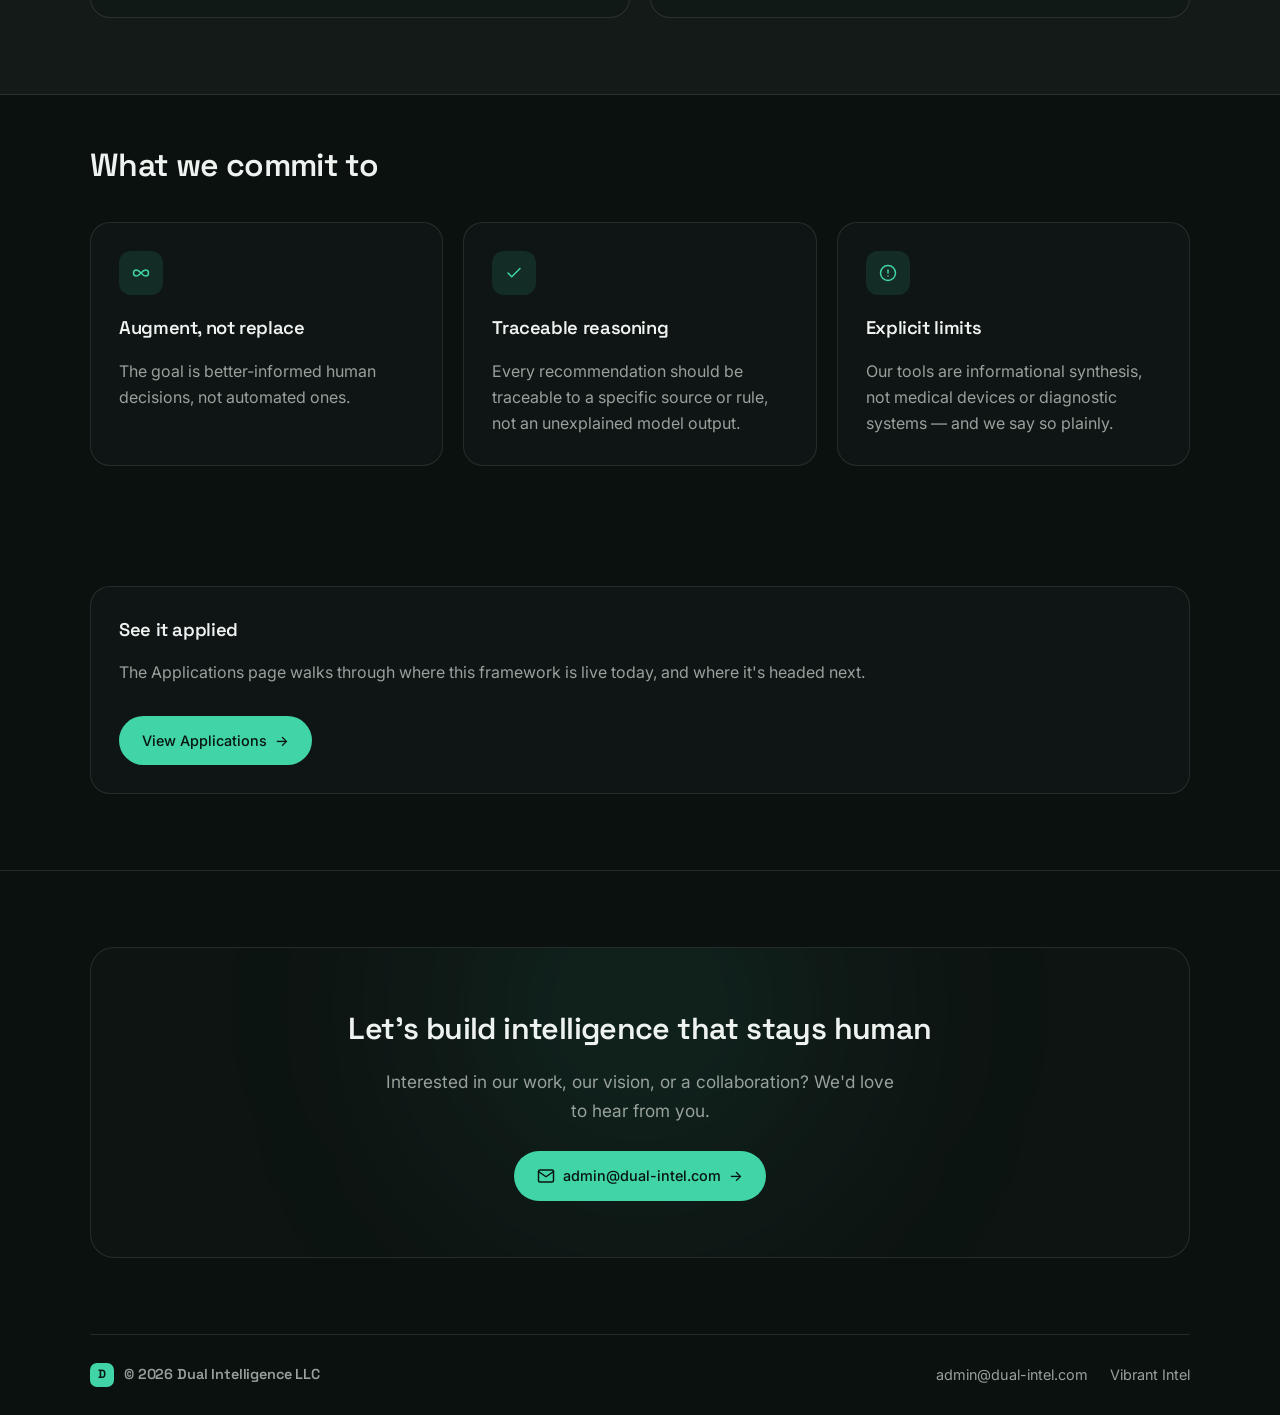
<file: vision.html>
<!DOCTYPE html>
<html lang="en">
<head>
  <meta charset="UTF-8">
  <meta name="viewport" content="width=device-width, initial-scale=1.0">
  <title>Vision — Dual Intel</title>
  <meta name="description" content="Dual Intelligence is a framework for building AI systems that are constrained and directed by real human context, not generic pattern-matching." />
  <meta name="theme-color" content="#0b1613">
  <link rel="preconnect" href="https://fonts.googleapis.com">
  <link rel="preconnect" href="https://fonts.gstatic.com" crossorigin>
  <link href="https://fonts.googleapis.com/css2?family=Inter:wght@400;500;600;700&family=Space+Grotesk:wght@500;600;700&display=swap" rel="stylesheet">
  <link rel="stylesheet" href="style.css">
</head>
<body>
  <nav class="nav">
    <div class="container nav-inner">
      <a class="brand" href="index.html">
        <img class="brand-logo" src="images/logo7.webp" alt="Dual Intel">
      </a>
      <div class="nav-links">
        <a href="index.html">Home</a>
        <a class="active" href="vision.html">Vision</a>
        <a href="applications.html">Applications</a>
        <a href="about.html">About</a>
        <a href="insights.html">Insights</a>
        <a href="connect.html">Connect</a>
      </div>
      <a class="btn btn-primary btn-sm nav-cta" href="connect.html">Get in touch</a>
    </div>
  </nav>

  <main>
    <section class="page-header">
      <div class="container">
        <div class="eyebrow"><span class="dot"></span>Vision</div>
        <h1>Two Kinds of Intelligence, One System</h1>
        <p>
          Most "AI-powered" products run a generic model against a generic prompt and hope the output
          fits your situation. We build the opposite way: the AI's reasoning is deliberately constrained
          and directed by your specific human context before it ever produces a recommendation.
        </p>
      </div>
    </section>

    <section class="section">
      <div class="container">
        <div class="section-header">
          <h2>Why generic AI advice fails</h2>
          <p>
            A language model can describe what research says about a compound, a treatment, or a routine.
            What it can't do on its own is know that you're already on a medication that interacts with it,
            that your body has already told you what works, or that the "optimal" answer on paper is wrong
            for your actual life. That gap — between what a model can generate and what's actually safe and
            relevant for one specific person — is where most AI products quietly fail.
          </p>
        </div>

        <div class="grid-2">
          <div class="card">
            <h3>Human intelligence brings</h3>
            <ul>
              <li>Lived context: medications, history, constraints, preferences</li>
              <li>Judgment about what actually matters day to day</li>
              <li>Subjective feedback that no dataset captures in advance</li>
              <li>The values that decide what "better" even means</li>
            </ul>
          </div>
          <div class="card">
            <h3>AI intelligence brings</h3>
            <ul>
              <li>Pattern recognition across far more material than one person can read</li>
              <li>Consistent, repeatable screening — nothing skipped because it's tedious</li>
              <li>Memory that persists and updates as new information comes in</li>
              <li>Personalization at a scale no human consultant can sustain per-client</li>
            </ul>
          </div>
        </div>
      </div>
    </section>

    <section class="section section-tinted">
      <div class="container">
        <div class="section-header">
          <h2>What this looks like in practice</h2>
          <p>We don't treat this as a slogan — it's a specific design constraint in how we build.</p>
        </div>

        <div class="grid-2">
          <div class="card">
            <h3>Cognitive Daily</h3>
            <p>
              Before the system recommends a single compound, it first checks what you're already taking —
              prescriptions and supplements — against a research-derived safety database, screening for
              interactions and redundant mechanisms. The human input isn't a form field the AI ignores; it's
              the gate the AI's output has to pass through first.
            </p>
          </div>
          <div class="card">
            <h3>Vibrant Intel</h3>
            <p>
              Personalized beauty and wellness planning built on top of an actual service history and a real
              practitioner's professional judgment — not a stock questionnaire. The AI organizes and
              personalizes; the human context (what's actually been tried, what worked) directs it.
            </p>
          </div>
        </div>
      </div>
    </section>

    <section class="section">
      <div class="container">
        <div class="section-header">
          <h2>What we commit to</h2>
        </div>
        <div class="grid-3">
          <div class="card">
            <span class="card-icon">
              <svg class="icon" viewBox="0 0 24 24"><path d="M18.178 8c5.096 0 5.096 8 0 8-5.095 0-7.261-8-12.356-8-5.096 0-5.096 8 0 8 5.095 0 7.261-8 12.356-8Z"/></svg>
            </span>
            <h3>Augment, not replace</h3>
            <p>The goal is better-informed human decisions, not automated ones.</p>
          </div>
          <div class="card">
            <span class="card-icon">
              <svg class="icon" viewBox="0 0 24 24"><polyline points="20 6 9 17 4 12"/></svg>
            </span>
            <h3>Traceable reasoning</h3>
            <p>Every recommendation should be traceable to a specific source or rule, not an unexplained model output.</p>
          </div>
          <div class="card">
            <span class="card-icon">
              <svg class="icon" viewBox="0 0 24 24"><circle cx="12" cy="12" r="10"/><line x1="12" y1="8" x2="12" y2="12"/><line x1="12" y1="16" x2="12.01" y2="16"/></svg>
            </span>
            <h3>Explicit limits</h3>
            <p>Our tools are informational synthesis, not medical devices or diagnostic systems — and we say so plainly.</p>
          </div>
        </div>
      </div>
    </section>

    <section class="section">
      <div class="container card">
        <h3>See it applied</h3>
        <p>The Applications page walks through where this framework is live today, and where it's headed next.</p>
        <div class="hero-actions">
          <a class="btn btn-primary btn-arrow" href="applications.html">View Applications</a>
        </div>
      </div>
    </section>
  </main>

  <footer class="footer">
    <div class="container footer-cta">
      <div class="footer-cta-card">
        <h2>Let's build intelligence that stays human</h2>
        <p>Interested in our work, our vision, or a collaboration? We'd love to hear from you.</p>
        <a class="btn btn-primary btn-arrow" href="mailto:admin@dual-intel.com">
          <svg class="icon" viewBox="0 0 24 24"><rect x="2" y="4" width="20" height="16" rx="2"/><path d="m22 6-10 7L2 6"/></svg>
          admin@dual-intel.com
        </a>
      </div>
    </div>
    <div class="container footer-inner">
      <a class="brand brand-sm" href="index.html">
        <span class="brand-mark">D</span>
        &copy; 2026 Dual Intelligence LLC
      </a>
      <div class="footer-links">
        <a href="mailto:admin@dual-intel.com">admin@dual-intel.com</a>
        <a href="https://vibrantintel.com">Vibrant Intel</a>
      </div>
    </div>
  </footer>
</body>
</html>
</file>
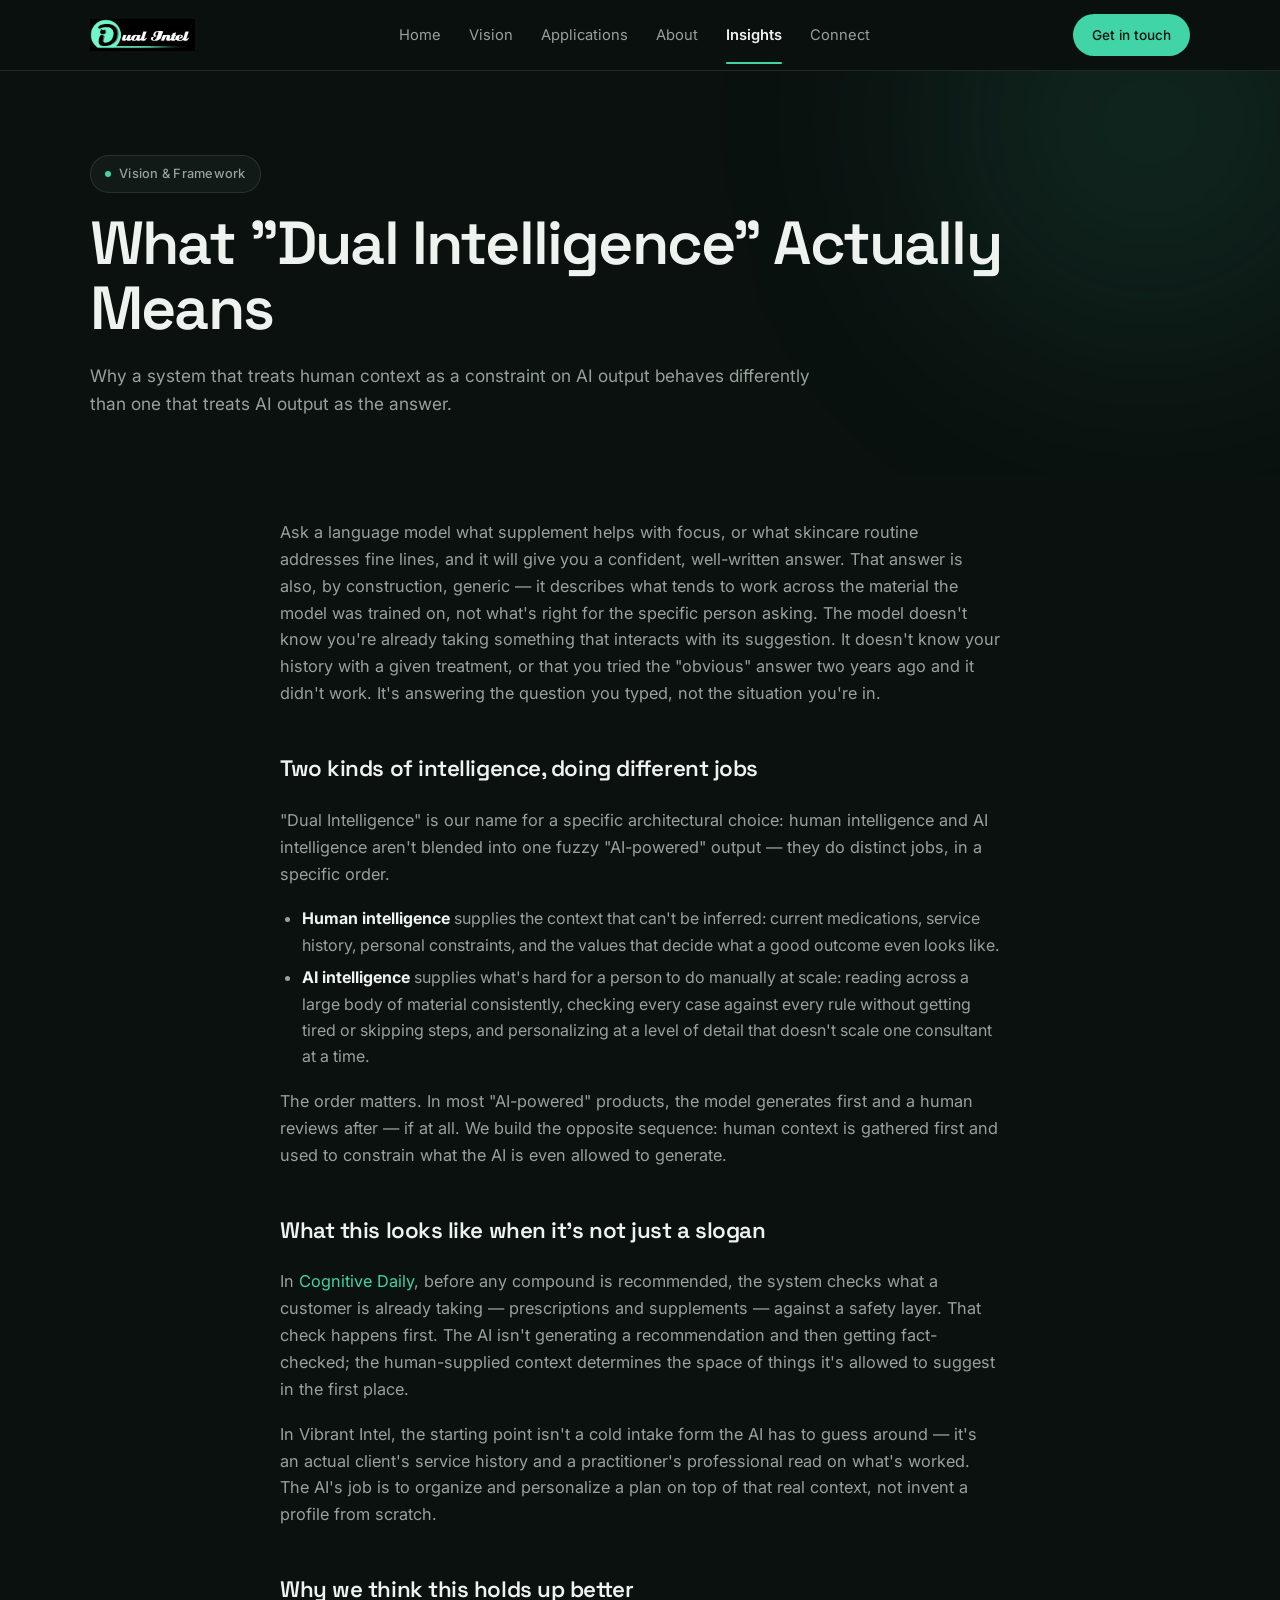
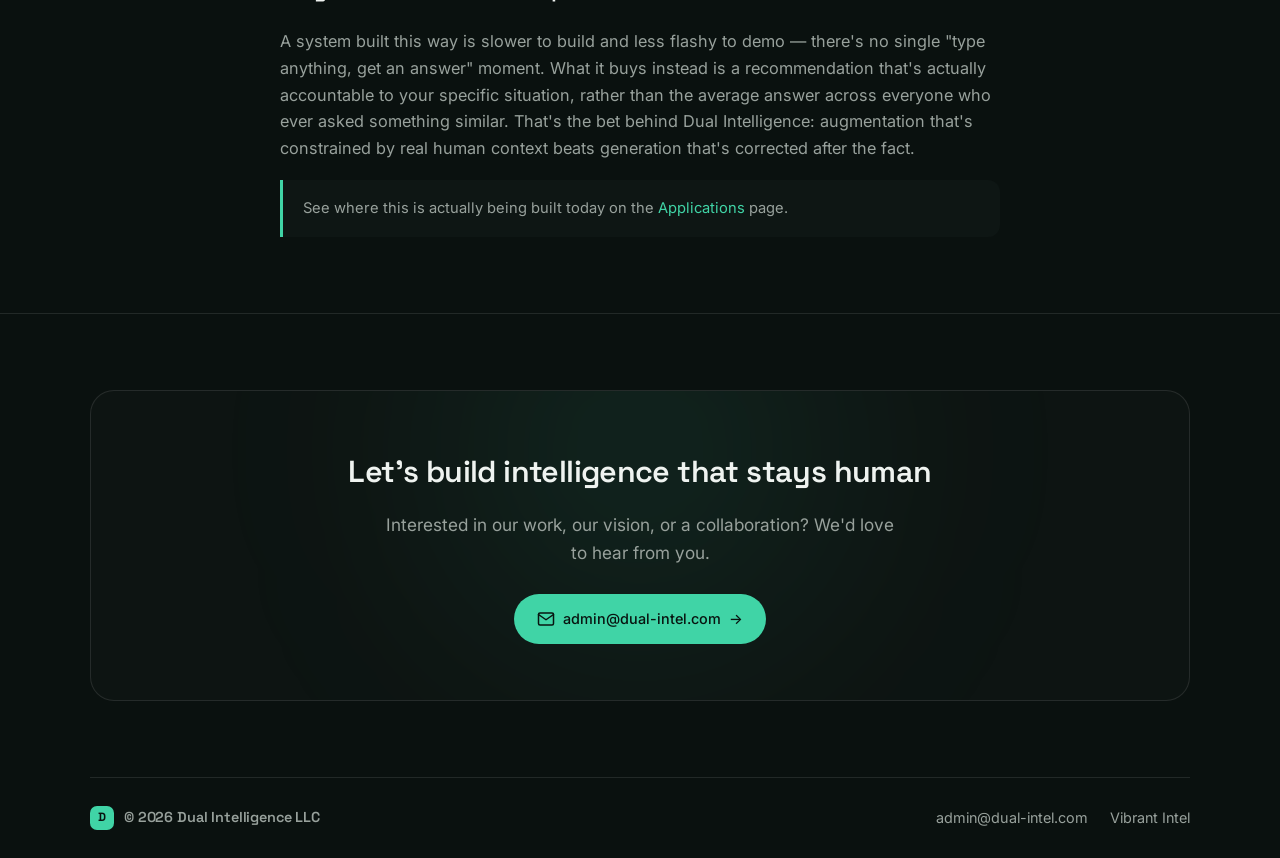
<file: insights/dual-intelligence-framework.html>
<!DOCTYPE html>
<html lang="en">
<head>
  <meta charset="UTF-8">
  <meta name="viewport" content="width=device-width, initial-scale=1.0">
  <title>What "Dual Intelligence" Actually Means — Dual Intel</title>
  <meta name="description" content="Why a system that treats human context as a constraint on AI output behaves differently than one that treats AI output as the answer." />
  <meta name="theme-color" content="#0b1613">
  <link rel="preconnect" href="https://fonts.googleapis.com">
  <link rel="preconnect" href="https://fonts.gstatic.com" crossorigin>
  <link href="https://fonts.googleapis.com/css2?family=Inter:wght@400;500;600;700&family=Space+Grotesk:wght@500;600;700&display=swap" rel="stylesheet">
  <link rel="stylesheet" href="../style.css">
</head>
<body>
  <nav class="nav">
    <div class="container nav-inner">
      <a class="brand" href="../index.html">
        <img class="brand-logo" src="../images/logo7.webp" alt="Dual Intel">
      </a>
      <div class="nav-links">
        <a href="../index.html">Home</a>
        <a href="../vision.html">Vision</a>
        <a href="../applications.html">Applications</a>
        <a href="../about.html">About</a>
        <a class="active" href="../insights.html">Insights</a>
        <a href="../connect.html">Connect</a>
      </div>
      <a class="btn btn-primary btn-sm nav-cta" href="../connect.html">Get in touch</a>
    </div>
  </nav>

  <main>
    <section class="page-header">
      <div class="container">
        <div class="eyebrow"><span class="dot"></span>Vision &amp; Framework</div>
        <h1>What "Dual Intelligence" Actually Means</h1>
        <p class="article-meta">Why a system that treats human context as a constraint on AI output behaves differently than one that treats AI output as the answer.</p>
      </div>
    </section>

    <section class="section">
      <div class="container prose">
        <p>
          Ask a language model what supplement helps with focus, or what skincare routine addresses fine lines,
          and it will give you a confident, well-written answer. That answer is also, by construction, generic —
          it describes what tends to work across the material the model was trained on, not what's right for the
          specific person asking. The model doesn't know you're already taking something that interacts with its
          suggestion. It doesn't know your history with a given treatment, or that you tried the "obvious" answer
          two years ago and it didn't work. It's answering the question you typed, not the situation you're in.
        </p>

        <h2>Two kinds of intelligence, doing different jobs</h2>
        <p>
          "Dual Intelligence" is our name for a specific architectural choice: human intelligence and AI
          intelligence aren't blended into one fuzzy "AI-powered" output — they do distinct jobs, in a specific
          order.
        </p>
        <ul>
          <li><strong>Human intelligence</strong> supplies the context that can't be inferred: current medications,
            service history, personal constraints, and the values that decide what a good outcome even looks like.</li>
          <li><strong>AI intelligence</strong> supplies what's hard for a person to do manually at scale: reading
            across a large body of material consistently, checking every case against every rule without
            getting tired or skipping steps, and personalizing at a level of detail that doesn't scale
            one consultant at a time.</li>
        </ul>
        <p>
          The order matters. In most "AI-powered" products, the model generates first and a human reviews after —
          if at all. We build the opposite sequence: human context is gathered first and used to constrain what
          the AI is even allowed to generate.
        </p>

        <h2>What this looks like when it's not just a slogan</h2>
        <p>
          In <a href="../applications.html">Cognitive Daily</a>, before any compound is recommended, the system
          checks what a customer is already taking — prescriptions and supplements — against a safety layer.
          That check happens first. The AI isn't generating a recommendation and then getting fact-checked; the
          human-supplied context determines the space of things it's allowed to suggest in the first place.
        </p>
        <p>
          In Vibrant Intel, the starting point isn't a cold intake form the AI has to guess around — it's an
          actual client's service history and a practitioner's professional read on what's worked. The AI's job
          is to organize and personalize a plan on top of that real context, not invent a profile from scratch.
        </p>

        <h2>Why we think this holds up better</h2>
        <p>
          A system built this way is slower to build and less flashy to demo — there's no single "type anything,
          get an answer" moment. What it buys instead is a recommendation that's actually accountable to your
          specific situation, rather than the average answer across everyone who ever asked something similar.
          That's the bet behind Dual Intelligence: augmentation that's constrained by real human context beats
          generation that's corrected after the fact.
        </p>

        <div class="disclaimer">
          See where this is actually being built today on the <a href="../applications.html">Applications</a> page.
        </div>
      </div>
    </section>
  </main>

  <footer class="footer">
    <div class="container footer-cta">
      <div class="footer-cta-card">
        <h2>Let's build intelligence that stays human</h2>
        <p>Interested in our work, our vision, or a collaboration? We'd love to hear from you.</p>
        <a class="btn btn-primary btn-arrow" href="mailto:admin@dual-intel.com">
          <svg class="icon" viewBox="0 0 24 24"><rect x="2" y="4" width="20" height="16" rx="2"/><path d="m22 6-10 7L2 6"/></svg>
          admin@dual-intel.com
        </a>
      </div>
    </div>
    <div class="container footer-inner">
      <a class="brand brand-sm" href="../index.html">
        <span class="brand-mark">D</span>
        &copy; 2026 Dual Intelligence LLC
      </a>
      <div class="footer-links">
        <a href="mailto:admin@dual-intel.com">admin@dual-intel.com</a>
        <a href="https://vibrantintel.com">Vibrant Intel</a>
      </div>
    </div>
  </footer>
</body>
</html>
</file>
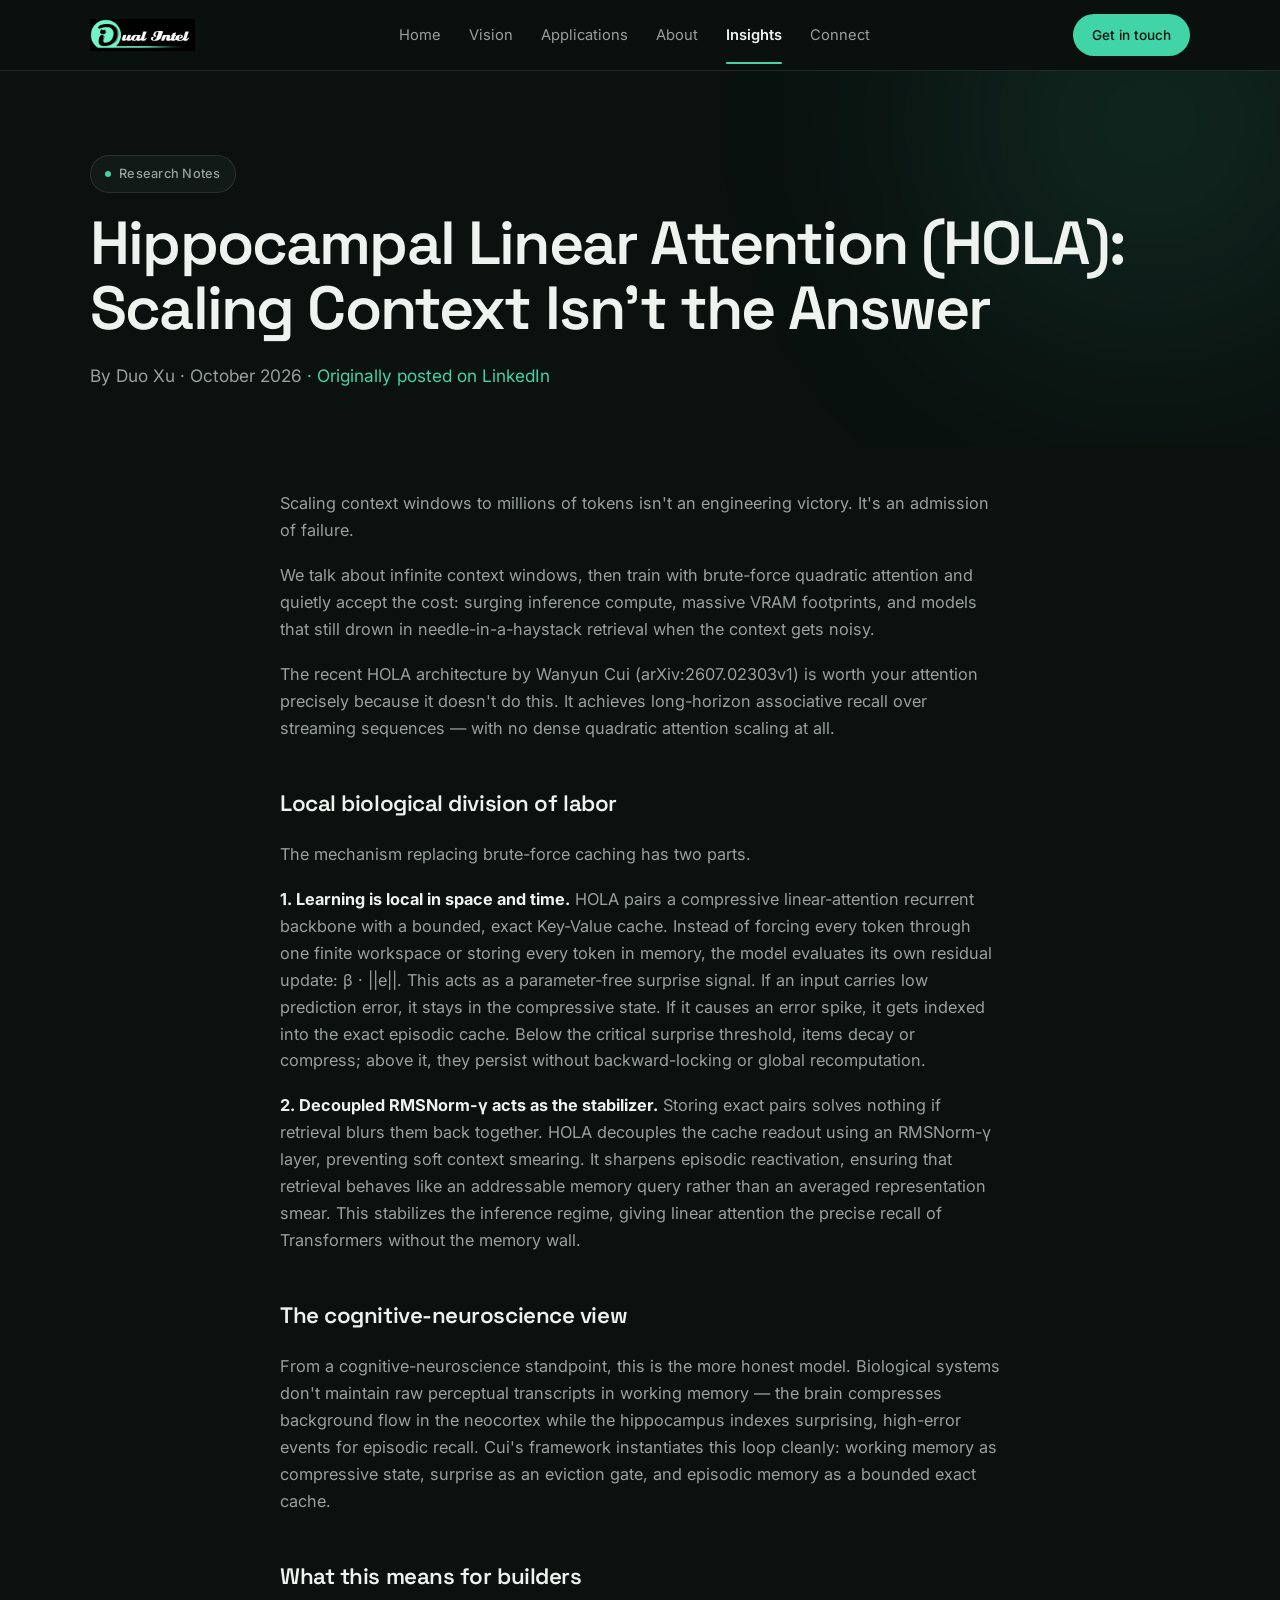
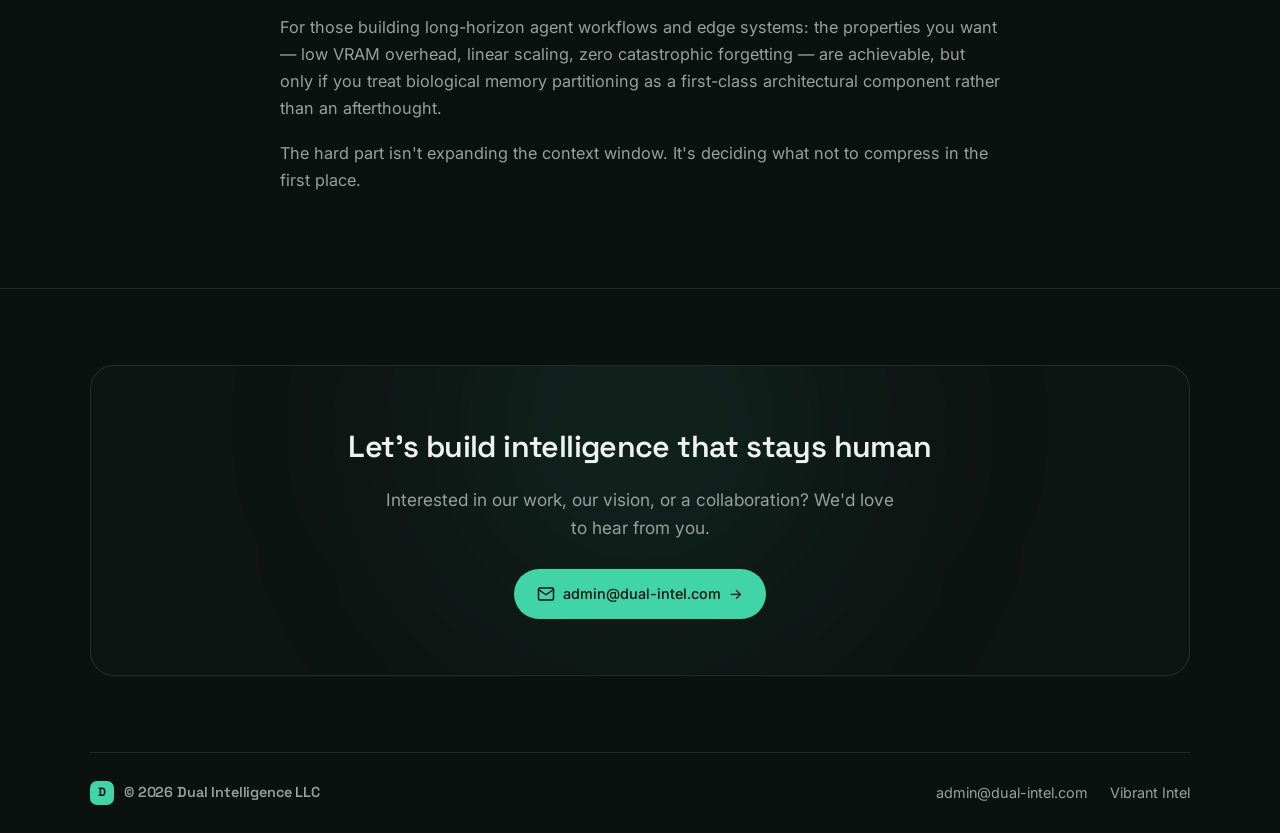
<file: insights/hola-hippocampal-linear-attention.html>
<!DOCTYPE html>
<html lang="en">
<head>
  <meta charset="UTF-8">
  <meta name="viewport" content="width=device-width, initial-scale=1.0">
  <title>Hippocampal Linear Attention (HOLA): Scaling Context Isn't the Answer — Dual Intel</title>
  <meta name="description" content="Why the hard part of long-horizon AI isn't a bigger context window, but deciding what not to compress — and what hippocampal memory partitioning offers." />
  <meta name="theme-color" content="#0b1613">
  <link rel="preconnect" href="https://fonts.googleapis.com">
  <link rel="preconnect" href="https://fonts.gstatic.com" crossorigin>
  <link href="https://fonts.googleapis.com/css2?family=Inter:wght@400;500;600;700&family=Space+Grotesk:wght@500;600;700&display=swap" rel="stylesheet">
  <link rel="stylesheet" href="../style.css">
</head>
<body>
  <nav class="nav">
    <div class="container nav-inner">
      <a class="brand" href="../index.html">
        <img class="brand-logo" src="../images/logo7.webp" alt="Dual Intel">
      </a>
      <div class="nav-links">
        <a href="../index.html">Home</a>
        <a href="../vision.html">Vision</a>
        <a href="../applications.html">Applications</a>
        <a href="../about.html">About</a>
        <a class="active" href="../insights.html">Insights</a>
        <a href="../connect.html">Connect</a>
      </div>
      <a class="btn btn-primary btn-sm nav-cta" href="../connect.html">Get in touch</a>
    </div>
  </nav>

  <main>
    <section class="page-header">
      <div class="container">
        <div class="eyebrow"><span class="dot"></span>Research Notes</div>
        <h1>Hippocampal Linear Attention (HOLA): Scaling Context Isn't the Answer</h1>
        <p class="article-meta">By Duo Xu · October 2026 · <a href="https://www.linkedin.com/posts/duo-xu-65726837_hippocampal-linear-attention-hola-scaling-share-7511974050320244736-ABcj" target="_blank" rel="noopener">Originally posted on LinkedIn</a></p>
      </div>
    </section>

    <section class="section">
      <div class="container prose">
        <p>Scaling context windows to millions of tokens isn't an engineering victory. It's an admission of failure.</p>

        <p>We talk about infinite context windows, then train with brute-force quadratic attention and quietly accept the cost: surging inference compute, massive VRAM footprints, and models that still drown in needle-in-a-haystack retrieval when the context gets noisy.</p>

        <p>The recent HOLA architecture by Wanyun Cui (arXiv:2607.02303v1) is worth your attention precisely because it doesn't do this. It achieves long-horizon associative recall over streaming sequences — with no dense quadratic attention scaling at all.</p>

        <h2>Local biological division of labor</h2>

        <p>The mechanism replacing brute-force caching has two parts.</p>

        <p><strong>1. Learning is local in space and time.</strong> HOLA pairs a compressive linear-attention recurrent backbone with a bounded, exact Key-Value cache. Instead of forcing every token through one finite workspace or storing every token in memory, the model evaluates its own residual update: β · ||e||. This acts as a parameter-free surprise signal. If an input carries low prediction error, it stays in the compressive state. If it causes an error spike, it gets indexed into the exact episodic cache. Below the critical surprise threshold, items decay or compress; above it, they persist without backward-locking or global recomputation.</p>

        <p><strong>2. Decoupled RMSNorm-γ acts as the stabilizer.</strong> Storing exact pairs solves nothing if retrieval blurs them back together. HOLA decouples the cache readout using an RMSNorm-γ layer, preventing soft context smearing. It sharpens episodic reactivation, ensuring that retrieval behaves like an addressable memory query rather than an averaged representation smear. This stabilizes the inference regime, giving linear attention the precise recall of Transformers without the memory wall.</p>

        <h2>The cognitive-neuroscience view</h2>

        <p>From a cognitive-neuroscience standpoint, this is the more honest model. Biological systems don't maintain raw perceptual transcripts in working memory — the brain compresses background flow in the neocortex while the hippocampus indexes surprising, high-error events for episodic recall. Cui's framework instantiates this loop cleanly: working memory as compressive state, surprise as an eviction gate, and episodic memory as a bounded exact cache.</p>

        <h2>What this means for builders</h2>

        <p>For those building long-horizon agent workflows and edge systems: the properties you want — low VRAM overhead, linear scaling, zero catastrophic forgetting — are achievable, but only if you treat biological memory partitioning as a first-class architectural component rather than an afterthought.</p>

        <p>The hard part isn't expanding the context window. It's deciding what not to compress in the first place.</p>
      </div>
    </section>
  </main>

  <footer class="footer">
    <div class="container footer-cta">
      <div class="footer-cta-card">
        <h2>Let's build intelligence that stays human</h2>
        <p>Interested in our work, our vision, or a collaboration? We'd love to hear from you.</p>
        <a class="btn btn-primary btn-arrow" href="mailto:admin@dual-intel.com">
          <svg class="icon" viewBox="0 0 24 24"><rect x="2" y="4" width="20" height="16" rx="2"/><path d="m22 6-10 7L2 6"/></svg>
          admin@dual-intel.com
        </a>
      </div>
    </div>
    <div class="container footer-inner">
      <a class="brand brand-sm" href="../index.html">
        <span class="brand-mark">D</span>
        &copy; 2026 Dual Intelligence LLC
      </a>
      <div class="footer-links">
        <a href="mailto:admin@dual-intel.com">admin@dual-intel.com</a>
        <a href="https://vibrantintel.com">Vibrant Intel</a>
      </div>
    </div>
  </footer>
</body>
</html>
</file>
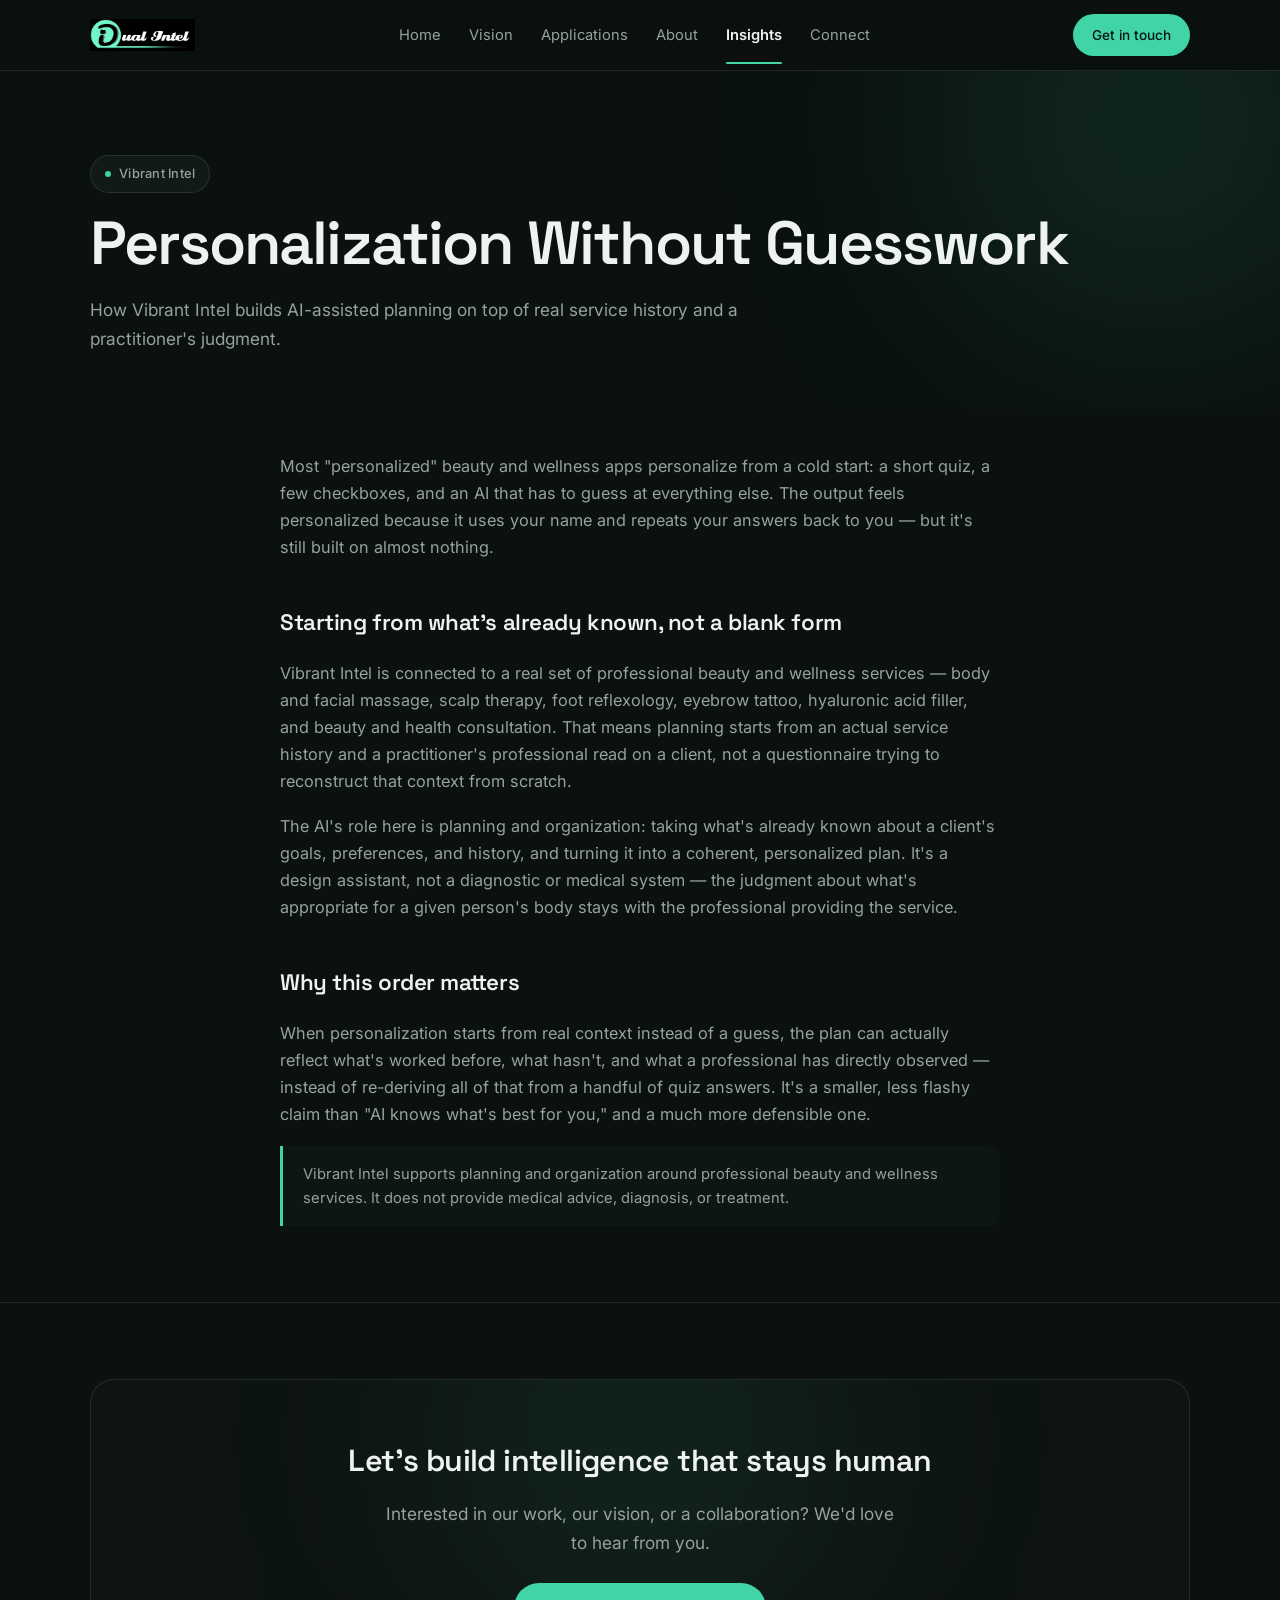
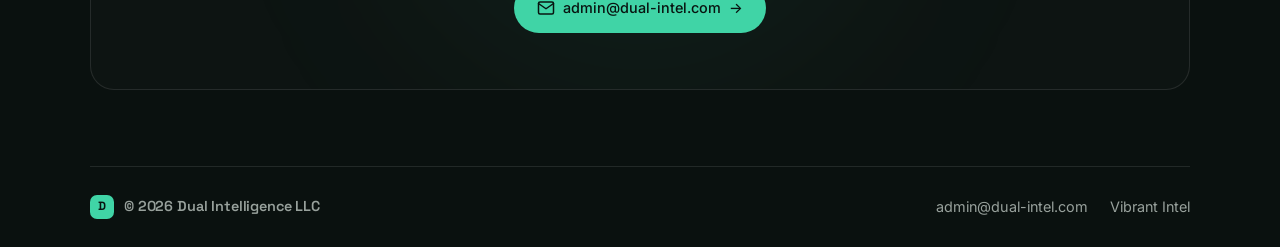
<file: insights/personalization-without-guesswork.html>
<!DOCTYPE html>
<html lang="en">
<head>
  <meta charset="UTF-8">
  <meta name="viewport" content="width=device-width, initial-scale=1.0">
  <title>Personalization Without Guesswork — Dual Intel</title>
  <meta name="description" content="How Vibrant Intel builds AI-assisted planning on top of real service history and a practitioner's judgment." />
  <meta name="theme-color" content="#0b1613">
  <link rel="preconnect" href="https://fonts.googleapis.com">
  <link rel="preconnect" href="https://fonts.gstatic.com" crossorigin>
  <link href="https://fonts.googleapis.com/css2?family=Inter:wght@400;500;600;700&family=Space+Grotesk:wght@500;600;700&display=swap" rel="stylesheet">
  <link rel="stylesheet" href="../style.css">
</head>
<body>
  <nav class="nav">
    <div class="container nav-inner">
      <a class="brand" href="../index.html">
        <img class="brand-logo" src="../images/logo7.webp" alt="Dual Intel">
      </a>
      <div class="nav-links">
        <a href="../index.html">Home</a>
        <a href="../vision.html">Vision</a>
        <a href="../applications.html">Applications</a>
        <a href="../about.html">About</a>
        <a class="active" href="../insights.html">Insights</a>
        <a href="../connect.html">Connect</a>
      </div>
      <a class="btn btn-primary btn-sm nav-cta" href="../connect.html">Get in touch</a>
    </div>
  </nav>

  <main>
    <section class="page-header">
      <div class="container">
        <div class="eyebrow"><span class="dot"></span>Vibrant Intel</div>
        <h1>Personalization Without Guesswork</h1>
        <p class="article-meta">How Vibrant Intel builds AI-assisted planning on top of real service history and a practitioner's judgment.</p>
      </div>
    </section>

    <section class="section">
      <div class="container prose">
        <p>
          Most "personalized" beauty and wellness apps personalize from a cold start: a short quiz, a few
          checkboxes, and an AI that has to guess at everything else. The output feels personalized because it
          uses your name and repeats your answers back to you — but it's still built on almost nothing.
        </p>

        <h2>Starting from what's already known, not a blank form</h2>
        <p>
          Vibrant Intel is connected to a real set of professional beauty and wellness services — body and
          facial massage, scalp therapy, foot reflexology, eyebrow tattoo, hyaluronic acid filler, and beauty
          and health consultation. That means planning starts from an actual service history and a
          practitioner's professional read on a client, not a questionnaire trying to reconstruct that context
          from scratch.
        </p>
        <p>
          The AI's role here is planning and organization: taking what's already known about a client's goals,
          preferences, and history, and turning it into a coherent, personalized plan. It's a design assistant,
          not a diagnostic or medical system — the judgment about what's appropriate for a given person's body
          stays with the professional providing the service.
        </p>

        <h2>Why this order matters</h2>
        <p>
          When personalization starts from real context instead of a guess, the plan can actually reflect what's
          worked before, what hasn't, and what a professional has directly observed — instead of re-deriving all
          of that from a handful of quiz answers. It's a smaller, less flashy claim than "AI knows what's best
          for you," and a much more defensible one.
        </p>

        <div class="disclaimer">
          Vibrant Intel supports planning and organization around professional beauty and wellness services. It
          does not provide medical advice, diagnosis, or treatment.
        </div>
      </div>
    </section>
  </main>

  <footer class="footer">
    <div class="container footer-cta">
      <div class="footer-cta-card">
        <h2>Let's build intelligence that stays human</h2>
        <p>Interested in our work, our vision, or a collaboration? We'd love to hear from you.</p>
        <a class="btn btn-primary btn-arrow" href="mailto:admin@dual-intel.com">
          <svg class="icon" viewBox="0 0 24 24"><rect x="2" y="4" width="20" height="16" rx="2"/><path d="m22 6-10 7L2 6"/></svg>
          admin@dual-intel.com
        </a>
      </div>
    </div>
    <div class="container footer-inner">
      <a class="brand brand-sm" href="../index.html">
        <span class="brand-mark">D</span>
        &copy; 2026 Dual Intelligence LLC
      </a>
      <div class="footer-links">
        <a href="mailto:admin@dual-intel.com">admin@dual-intel.com</a>
        <a href="https://vibrantintel.com">Vibrant Intel</a>
      </div>
    </div>
  </footer>
</body>
</html>
</file>
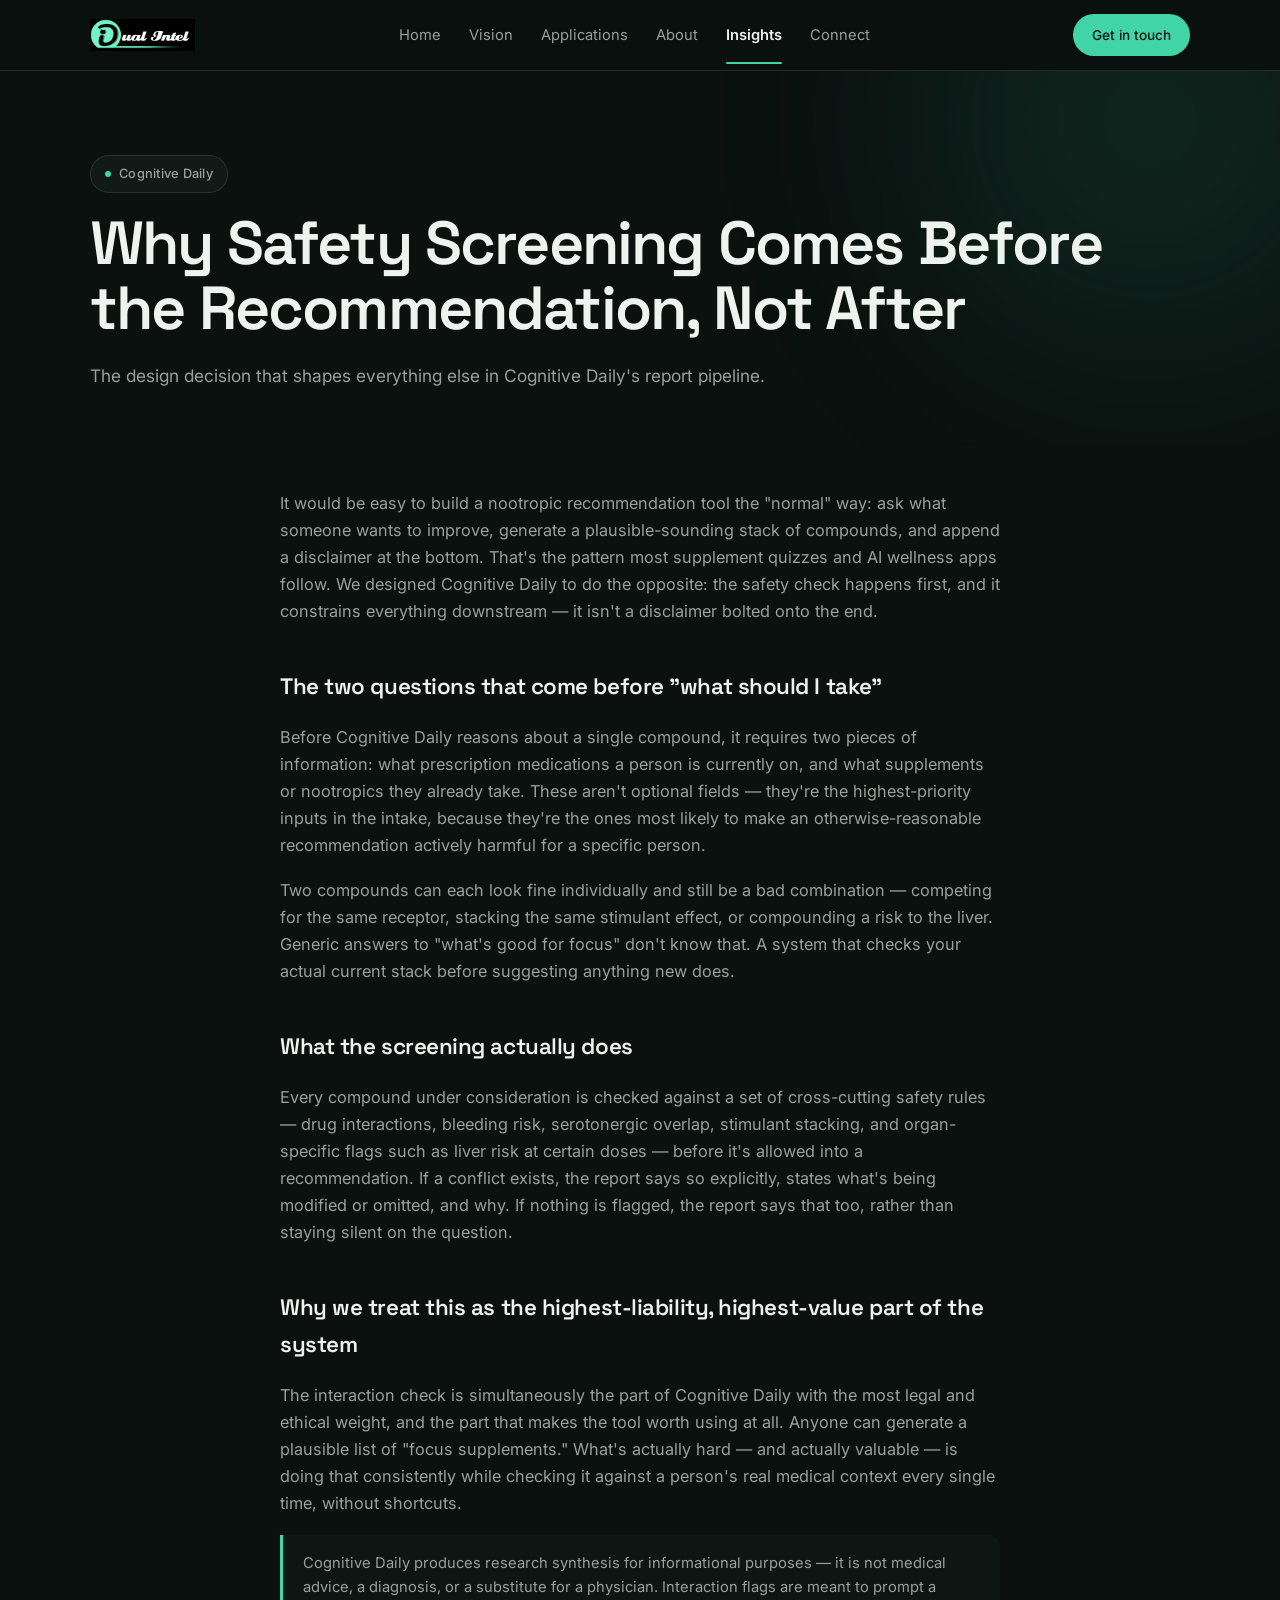
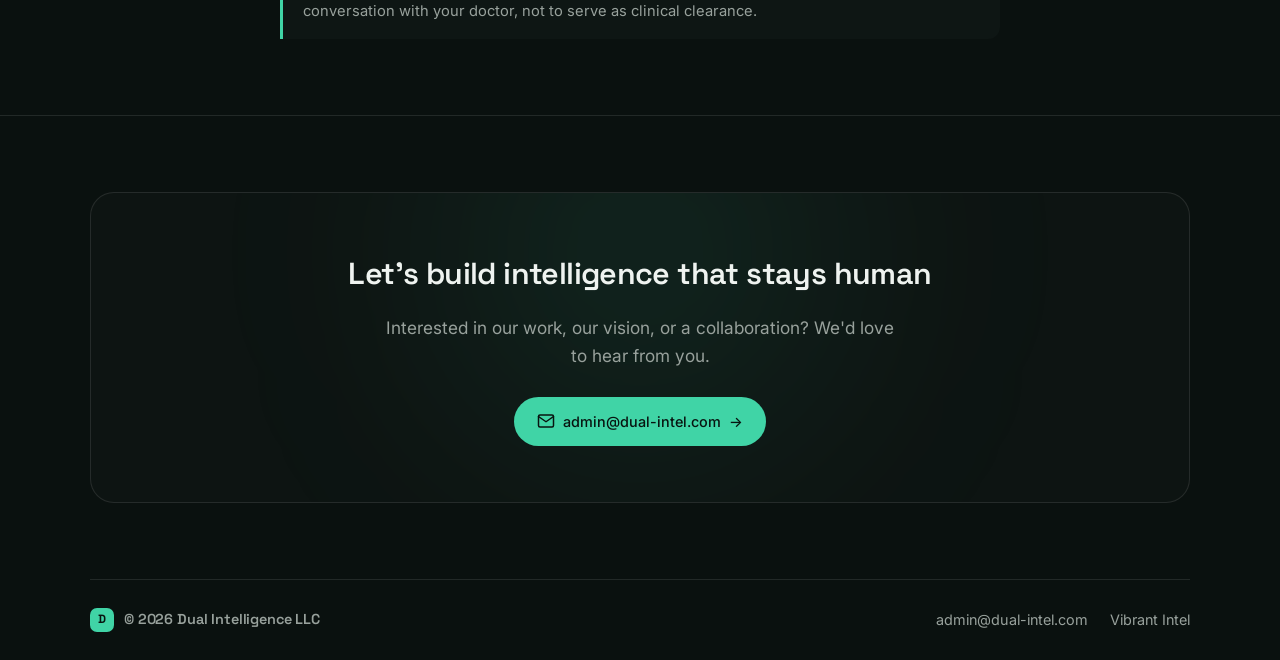
<file: insights/safety-screening-first.html>
<!DOCTYPE html>
<html lang="en">
<head>
  <meta charset="UTF-8">
  <meta name="viewport" content="width=device-width, initial-scale=1.0">
  <title>Why Safety Screening Comes First — Dual Intel</title>
  <meta name="description" content="The design decision that shapes everything else in Cognitive Daily's report pipeline." />
  <meta name="theme-color" content="#0b1613">
  <link rel="preconnect" href="https://fonts.googleapis.com">
  <link rel="preconnect" href="https://fonts.gstatic.com" crossorigin>
  <link href="https://fonts.googleapis.com/css2?family=Inter:wght@400;500;600;700&family=Space+Grotesk:wght@500;600;700&display=swap" rel="stylesheet">
  <link rel="stylesheet" href="../style.css">
</head>
<body>
  <nav class="nav">
    <div class="container nav-inner">
      <a class="brand" href="../index.html">
        <img class="brand-logo" src="../images/logo7.webp" alt="Dual Intel">
      </a>
      <div class="nav-links">
        <a href="../index.html">Home</a>
        <a href="../vision.html">Vision</a>
        <a href="../applications.html">Applications</a>
        <a href="../about.html">About</a>
        <a class="active" href="../insights.html">Insights</a>
        <a href="../connect.html">Connect</a>
      </div>
      <a class="btn btn-primary btn-sm nav-cta" href="../connect.html">Get in touch</a>
    </div>
  </nav>

  <main>
    <section class="page-header">
      <div class="container">
        <div class="eyebrow"><span class="dot"></span>Cognitive Daily</div>
        <h1>Why Safety Screening Comes Before the Recommendation, Not After</h1>
        <p class="article-meta">The design decision that shapes everything else in Cognitive Daily's report pipeline.</p>
      </div>
    </section>

    <section class="section">
      <div class="container prose">
        <p>
          It would be easy to build a nootropic recommendation tool the "normal" way: ask what someone wants to
          improve, generate a plausible-sounding stack of compounds, and append a disclaimer at the bottom.
          That's the pattern most supplement quizzes and AI wellness apps follow. We designed Cognitive Daily to
          do the opposite: the safety check happens first, and it constrains everything downstream — it isn't a
          disclaimer bolted onto the end.
        </p>

        <h2>The two questions that come before "what should I take"</h2>
        <p>
          Before Cognitive Daily reasons about a single compound, it requires two pieces of information: what
          prescription medications a person is currently on, and what supplements or nootropics they already
          take. These aren't optional fields — they're the highest-priority inputs in the intake, because
          they're the ones most likely to make an otherwise-reasonable recommendation actively harmful for a
          specific person.
        </p>
        <p>
          Two compounds can each look fine individually and still be a bad combination — competing for the same
          receptor, stacking the same stimulant effect, or compounding a risk to the liver. Generic answers to
          "what's good for focus" don't know that. A system that checks your actual current stack before
          suggesting anything new does.
        </p>

        <h2>What the screening actually does</h2>
        <p>
          Every compound under consideration is checked against a set of cross-cutting safety rules — drug
          interactions, bleeding risk, serotonergic overlap, stimulant stacking, and organ-specific flags such as
          liver risk at certain doses — before it's allowed into a recommendation. If a conflict exists, the
          report says so explicitly, states what's being modified or omitted, and why. If nothing is flagged, the
          report says that too, rather than staying silent on the question.
        </p>

        <h2>Why we treat this as the highest-liability, highest-value part of the system</h2>
        <p>
          The interaction check is simultaneously the part of Cognitive Daily with the most legal and ethical
          weight, and the part that makes the tool worth using at all. Anyone can generate a plausible list of
          "focus supplements." What's actually hard — and actually valuable — is doing that consistently while
          checking it against a person's real medical context every single time, without shortcuts.
        </p>

        <div class="disclaimer">
          Cognitive Daily produces research synthesis for informational purposes — it is not medical advice, a
          diagnosis, or a substitute for a physician. Interaction flags are meant to prompt a conversation with
          your doctor, not to serve as clinical clearance.
        </div>
      </div>
    </section>
  </main>

  <footer class="footer">
    <div class="container footer-cta">
      <div class="footer-cta-card">
        <h2>Let's build intelligence that stays human</h2>
        <p>Interested in our work, our vision, or a collaboration? We'd love to hear from you.</p>
        <a class="btn btn-primary btn-arrow" href="mailto:admin@dual-intel.com">
          <svg class="icon" viewBox="0 0 24 24"><rect x="2" y="4" width="20" height="16" rx="2"/><path d="m22 6-10 7L2 6"/></svg>
          admin@dual-intel.com
        </a>
      </div>
    </div>
    <div class="container footer-inner">
      <a class="brand brand-sm" href="../index.html">
        <span class="brand-mark">D</span>
        &copy; 2026 Dual Intelligence LLC
      </a>
      <div class="footer-links">
        <a href="mailto:admin@dual-intel.com">admin@dual-intel.com</a>
        <a href="https://vibrantintel.com">Vibrant Intel</a>
      </div>
    </div>
  </footer>
</body>
</html>
</file>
<file: style.css>
:root {
  --background: oklch(0.17 0.012 170);
  --foreground: oklch(0.96 0.006 150);
  --card: oklch(0.21 0.014 172);
  --card-soft: oklch(0.21 0.014 172 / 60%);
  --card-softer: oklch(0.21 0.014 172 / 45%);
  --primary: oklch(0.78 0.14 168);
  --primary-foreground: oklch(0.18 0.02 170);
  --secondary: oklch(0.26 0.015 172);
  --secondary-soft: oklch(0.26 0.015 172 / 45%);
  --muted-foreground: oklch(0.7 0.012 160);
  --muted-foreground-soft: oklch(0.7 0.012 160 / 80%);
  --accent: oklch(0.3 0.03 168);
  --border: oklch(1 0 0 / 10%);
  --border-strong: oklch(1 0 0 / 16%);
  --radius-sm: 8px;
  --radius-md: 12px;
  --radius-lg: 16px;
  --radius-xl: 20px;
  --radius-2xl: 24px;
  --font-sans: 'Inter', ui-sans-serif, system-ui, sans-serif;
  --font-display: 'Space Grotesk', ui-sans-serif, system-ui, sans-serif;
}

* {
  box-sizing: border-box;
}

html {
  scroll-behavior: smooth;
  color-scheme: dark;
}

body {
  margin: 0;
  font-family: var(--font-sans);
  background: var(--background);
  color: var(--foreground);
  line-height: 1.65;
}

h1, h2, h3, h4 {
  font-family: var(--font-display);
  letter-spacing: -0.02em;
}

a {
  color: var(--primary);
  text-decoration: none;
}

a:hover {
  text-decoration: underline;
}

.container {
  width: min(1100px, calc(100% - 40px));
  margin: 0 auto;
}

/* ---------- Nav ---------- */

.nav {
  position: sticky;
  top: 0;
  z-index: 50;
  background: oklch(0.17 0.012 170 / 72%);
  backdrop-filter: blur(16px);
  -webkit-backdrop-filter: blur(16px);
  border-bottom: 1px solid var(--border);
}

.nav-inner {
  display: flex;
  align-items: center;
  justify-content: space-between;
  padding: 14px 0;
  gap: 20px;
}

.brand {
  display: inline-flex;
  align-items: center;
  gap: 10px;
  font-family: var(--font-display);
  font-weight: 600;
  font-size: 1.05rem;
  color: var(--foreground);
  letter-spacing: -0.01em;
}

.brand:hover {
  text-decoration: none;
}

.brand-mark {
  display: inline-flex;
  align-items: center;
  justify-content: center;
  width: 28px;
  height: 28px;
  border-radius: 8px;
  background: var(--primary);
  color: var(--primary-foreground);
  font-family: var(--font-display);
  font-weight: 700;
  font-size: 0.85rem;
  flex-shrink: 0;
}

.brand-logo {
  height: 32px;
  width: auto;
  display: block;
}

.nav-links {
  display: flex;
  align-items: center;
  gap: 28px;
  flex-wrap: wrap;
  font-size: 0.92rem;
}

.nav-links a {
  color: var(--muted-foreground);
  transition: color 0.2s ease;
}

.nav-links a:hover {
  color: var(--foreground);
  text-decoration: none;
}

.nav-links a.active {
  color: var(--foreground);
  font-weight: 600;
  position: relative;
}

.nav-links a.active::after {
  content: '';
  position: absolute;
  left: 0;
  right: 0;
  bottom: -17px;
  height: 2px;
  background: var(--primary);
  border-radius: 2px;
}

.nav-cta {
  flex-shrink: 0;
}

/* ---------- Buttons ---------- */

.btn {
  display: inline-flex;
  align-items: center;
  justify-content: center;
  gap: 8px;
  padding: 12px 22px;
  border-radius: 999px;
  font-weight: 500;
  font-size: 0.9rem;
  transition: opacity 0.2s ease, background-color 0.2s ease, border-color 0.2s ease;
  border: 1px solid transparent;
  white-space: nowrap;
}

.btn:hover {
  text-decoration: none;
}

.btn-primary {
  background: var(--primary);
  color: var(--primary-foreground);
}

.btn-primary:hover {
  opacity: 0.9;
}

.btn-secondary {
  background: var(--secondary-soft);
  color: var(--foreground);
  border-color: var(--border);
}

.btn-secondary:hover {
  background: var(--secondary);
}

.btn-sm {
  padding: 9px 18px;
  font-size: 0.85rem;
}

.btn-arrow::after {
  content: '\2192';
  display: inline-block;
  transition: transform 0.2s ease;
}

.btn-arrow:hover::after {
  transform: translateX(3px);
}

.icon {
  width: 18px;
  height: 18px;
  stroke: currentColor;
  fill: none;
  stroke-width: 2;
  stroke-linecap: round;
  stroke-linejoin: round;
  flex-shrink: 0;
}

/* ---------- Banner slider ---------- */

.banner-slider {
  position: relative;
  width: 100%;
  height: 42vw;
  max-height: 620px;
  min-height: 280px;
  overflow: hidden;
  background: var(--card);
}

.banner-track {
  position: relative;
  width: 100%;
  height: 100%;
}

.banner-slide {
  position: absolute;
  inset: 0;
  opacity: 0;
  visibility: hidden;
  transition: opacity 0.9s ease;
}

.banner-slide.is-active {
  opacity: 1;
  visibility: visible;
}

.banner-slide img {
  display: block;
  width: 100%;
  height: 100%;
  object-fit: cover;
}

.banner-slide::after {
  content: '';
  position: absolute;
  inset: 0;
  background: linear-gradient(180deg, oklch(0.17 0.012 170 / 5%) 0%, oklch(0.17 0.012 170 / 78%) 100%);
}

.banner-caption {
  position: absolute;
  z-index: 1;
  left: 0;
  right: 0;
  bottom: 0;
  max-width: 720px;
  padding: 32px min(6vw, 64px) 56px;
}

.banner-caption .section-label {
  color: var(--primary);
}

.banner-caption h2 {
  margin: 8px 0 8px;
  font-size: clamp(1.5rem, 4vw, 2.4rem);
  font-weight: 600;
}

.banner-caption p {
  margin: 0;
  max-width: 520px;
  color: var(--muted-foreground);
  font-size: 1.02rem;
}

.banner-arrow {
  position: absolute;
  z-index: 2;
  top: 50%;
  transform: translateY(-50%);
  width: 44px;
  height: 44px;
  display: flex;
  align-items: center;
  justify-content: center;
  border-radius: 50%;
  border: 1px solid var(--border);
  background: oklch(0.17 0.012 170 / 55%);
  color: var(--foreground);
  cursor: pointer;
  backdrop-filter: blur(6px);
  -webkit-backdrop-filter: blur(6px);
  transition: background-color 0.2s ease;
}

.banner-arrow:hover {
  background: var(--secondary);
}

.banner-arrow svg {
  width: 20px;
  height: 20px;
}

.banner-prev {
  left: 20px;
}

.banner-next {
  right: 20px;
}

.banner-dots {
  position: absolute;
  z-index: 2;
  bottom: 20px;
  left: 50%;
  transform: translateX(-50%);
  display: flex;
  gap: 8px;
}

.banner-dot {
  width: 8px;
  height: 8px;
  padding: 0;
  border: none;
  border-radius: 999px;
  background: oklch(1 0 0 / 35%);
  cursor: pointer;
  transition: background-color 0.2s ease, width 0.2s ease;
}

.banner-dot.is-active {
  width: 22px;
  background: var(--primary);
}

@media (max-width: 900px) {
  .banner-slider {
    height: 56vw;
  }
}

@media (max-width: 640px) {
  .banner-slider {
    height: 68vw;
    min-height: 240px;
  }

  .banner-caption {
    padding: 20px 20px 40px;
  }

  .banner-arrow {
    width: 36px;
    height: 36px;
  }

  .banner-prev {
    left: 12px;
  }

  .banner-next {
    right: 12px;
  }
}

/* ---------- Hero ---------- */

.hero {
  position: relative;
  padding: 108px 0 76px;
  overflow: hidden;
}

.hero::before,
.hero::after {
  content: '';
  position: absolute;
  z-index: -1;
  border-radius: 50%;
  filter: blur(120px);
  pointer-events: none;
}

.hero::before {
  top: -160px;
  right: -60px;
  width: 480px;
  height: 480px;
  background: oklch(0.78 0.14 168 / 15%);
}

.hero::after {
  bottom: -160px;
  left: -80px;
  width: 380px;
  height: 380px;
  background: oklch(0.78 0.14 168 / 10%);
}

.hero-grid {
  display: grid;
  grid-template-columns: 1.15fr 0.85fr;
  gap: 40px;
  align-items: center;
}

.eyebrow {
  display: inline-flex;
  align-items: center;
  gap: 8px;
  margin-bottom: 18px;
  padding: 7px 14px;
  border-radius: 999px;
  border: 1px solid var(--border);
  background: var(--secondary-soft);
  color: var(--muted-foreground);
  font-size: 0.8rem;
  font-weight: 500;
  letter-spacing: 0.02em;
}

.eyebrow .dot {
  width: 6px;
  height: 6px;
  border-radius: 50%;
  background: var(--primary);
  flex-shrink: 0;
}

.hero h1,
.page-header h1 {
  margin: 0 0 20px;
  font-size: clamp(2.2rem, 5vw, 3.8rem);
  font-weight: 600;
  line-height: 1.08;
  letter-spacing: -0.03em;
}

.hero h1 .accent,
.page-header h1 .accent {
  color: var(--primary);
}

.hero p,
.page-header p {
  margin: 0 0 20px;
  color: var(--muted-foreground);
  font-size: 1.08rem;
  max-width: 720px;
}

.hero-actions {
  display: flex;
  gap: 14px;
  flex-wrap: wrap;
  margin-top: 30px;
}

.hero-card,
.card {
  background: var(--card-soft);
  border-radius: var(--radius-xl);
  padding: 28px;
  border: 1px solid var(--border);
  transition: border-color 0.2s ease, background-color 0.2s ease;
}

.hero-card h3,
.card h3 {
  margin-top: 0;
  margin-bottom: 14px;
  font-size: 1.15rem;
  font-weight: 600;
}

.hero-card ul,
.card ul {
  margin: 0;
  padding-left: 20px;
  color: var(--muted-foreground);
}

.hero-card li,
.card li {
  margin-bottom: 6px;
}

.card-icon {
  display: inline-flex;
  align-items: center;
  justify-content: center;
  width: 44px;
  height: 44px;
  border-radius: var(--radius-md);
  background: oklch(0.78 0.14 168 / 12%);
  color: var(--primary);
  margin-bottom: 18px;
}

.card-link {
  display: inline-flex;
  align-items: center;
  gap: 6px;
  margin-top: 18px;
  font-size: 0.9rem;
  font-weight: 500;
  color: var(--primary);
}

.card.card-hover:hover {
  border-color: oklch(0.78 0.14 168 / 40%);
  background: var(--card);
  text-decoration: none;
}

/* ---------- Sections ---------- */

.section {
  padding: 44px 0 76px;
}

.section-tinted {
  border-top: 1px solid var(--border);
  border-bottom: 1px solid var(--border);
  background: var(--secondary-soft);
}

.page-header {
  position: relative;
  padding: 84px 0 36px;
  overflow: hidden;
}

.page-header::before {
  content: '';
  position: absolute;
  z-index: -1;
  top: -160px;
  right: -80px;
  width: 420px;
  height: 420px;
  border-radius: 50%;
  filter: blur(120px);
  background: oklch(0.78 0.14 168 / 12%);
  pointer-events: none;
}

.section-header {
  margin-bottom: 30px;
  max-width: 720px;
}

.section-header .eyebrow {
  margin-bottom: 12px;
}

.section-label {
  display: inline-block;
  margin-bottom: 10px;
  color: var(--primary);
  font-size: 0.9rem;
  font-weight: 600;
}

.section-header h2 {
  margin: 0 0 12px;
  font-size: 2rem;
  font-weight: 600;
  letter-spacing: -0.02em;
}

.section-header p {
  margin: 0;
  color: var(--muted-foreground);
  font-size: 1.08rem;
}

.grid-2,
.grid-3 {
  display: grid;
  gap: 20px;
}

.grid-2 {
  grid-template-columns: repeat(2, minmax(0, 1fr));
}

.grid-3 {
  grid-template-columns: repeat(3, minmax(0, 1fr));
}

.card p {
  margin: 0;
  color: var(--muted-foreground);
}

.card ul {
  margin-top: 14px;
}

/* ---------- Footer ---------- */

.footer {
  border-top: 1px solid var(--border);
}

.footer-cta {
  padding: 76px 0;
}

.footer-cta-card {
  position: relative;
  overflow: hidden;
  border-radius: var(--radius-2xl);
  border: 1px solid var(--border);
  background: var(--card-softer);
  padding: 56px 40px;
  text-align: center;
}

.footer-cta-card::before {
  content: '';
  position: absolute;
  z-index: -1;
  top: -140px;
  left: 50%;
  transform: translateX(-50%);
  width: 400px;
  height: 400px;
  border-radius: 50%;
  filter: blur(110px);
  background: oklch(0.78 0.14 168 / 15%);
}

.footer-cta-card h2 {
  margin: 0 auto;
  max-width: 620px;
  font-size: 1.9rem;
  font-weight: 600;
}

.footer-cta-card p {
  margin: 14px auto 0;
  max-width: 520px;
  color: var(--muted-foreground);
  font-size: 1.08rem;
}

.footer-cta-card .btn {
  margin-top: 26px;
}

.footer-inner {
  display: flex;
  align-items: center;
  justify-content: space-between;
  gap: 20px;
  flex-wrap: wrap;
  padding: 28px 0;
  border-top: 1px solid var(--border);
  color: var(--muted-foreground);
  font-size: 0.9rem;
}

.footer > .footer-inner:first-child {
  border-top: none;
}

.brand-sm {
  font-size: 0.9rem;
  color: var(--muted-foreground);
}

.brand-sm .brand-mark {
  width: 24px;
  height: 24px;
  font-size: 0.75rem;
  border-radius: 7px;
}

.footer-links {
  display: flex;
  gap: 22px;
  flex-wrap: wrap;
}

.footer-links a {
  color: var(--muted-foreground);
}

.footer-links a:hover {
  color: var(--foreground);
  text-decoration: none;
}

/* ---------- Badges ---------- */

.badge {
  display: inline-flex;
  align-items: center;
  gap: 6px;
  padding: 5px 12px;
  border-radius: 999px;
  font-size: 0.74rem;
  font-weight: 600;
  letter-spacing: 0.03em;
  text-transform: uppercase;
  margin-bottom: 14px;
}

.badge-live {
  background: oklch(0.78 0.14 168 / 15%);
  color: var(--primary);
}

.badge-dev {
  background: oklch(0.7 0.1 220 / 16%);
  color: oklch(0.78 0.1 220);
}

.badge-explore {
  background: oklch(0.65 0.1 300 / 16%);
  color: oklch(0.8 0.1 300);
}

/* ---------- Insights / articles ---------- */

.card-list {
  display: flex;
  flex-direction: column;
  gap: 18px;
}

.article-card {
  display: block;
  color: inherit;
  text-decoration: none;
  transition: border-color 0.2s ease, background-color 0.2s ease, transform 0.2s ease;
}

.article-card:hover {
  text-decoration: none;
  border-color: oklch(0.78 0.14 168 / 40%);
  background: var(--card);
  transform: translateY(-2px);
}

.article-card h3 {
  margin-bottom: 6px;
}

.article-meta {
  color: var(--muted-foreground);
  font-size: 0.88rem;
  margin-bottom: 10px;
}

.prose {
  max-width: 720px;
}

.prose h2 {
  margin-top: 44px;
  font-size: 1.4rem;
  font-weight: 600;
}

.prose p {
  color: var(--muted-foreground);
  margin: 0 0 18px;
  font-size: 1.02rem;
}

.prose h3 {
  margin-top: 32px;
  font-size: 1.15rem;
  font-weight: 600;
}

.prose ul,
.prose ol {
  color: var(--muted-foreground);
  margin: 0 0 18px;
  padding-left: 22px;
}

.prose li {
  margin-bottom: 6px;
}

.prose strong {
  color: var(--foreground);
}

.prose blockquote {
  border-left: 3px solid var(--primary);
  background: var(--card-soft);
  margin: 0 0 18px;
  padding: 14px 20px;
  border-radius: 0 var(--radius-md) var(--radius-md) 0;
  color: var(--muted-foreground);
}

.prose code {
  background: var(--card-soft);
  padding: 2px 6px;
  border-radius: 4px;
  font-size: 0.92em;
}

.prose img {
  display: block;
  max-width: 100%;
  height: auto;
  border-radius: var(--radius-md);
  margin: 0 0 18px;
}

.prose hr {
  border: 0;
  border-top: 1px solid var(--border);
  margin: 32px 0;
}

.disclaimer {
  border-left: 3px solid var(--primary);
  background: var(--card-soft);
  padding: 16px 20px;
  border-radius: 0 var(--radius-md) var(--radius-md) 0;
  color: var(--muted-foreground);
  font-size: 0.92rem;
}

/* ---------- Responsive ---------- */

@media (max-width: 900px) {
  .hero-grid,
  .grid-2,
  .grid-3 {
    grid-template-columns: 1fr;
  }

  .hero {
    padding-top: 88px;
  }

  .footer-cta-card {
    padding: 40px 26px;
  }
}

@media (max-width: 640px) {
  .nav-inner {
    flex-wrap: wrap;
    row-gap: 12px;
  }

  .nav-links {
    order: 3;
    width: 100%;
    gap: 16px 20px;
    font-size: 0.88rem;
  }

  .nav-links a.active::after {
    bottom: -13px;
  }

  .section {
    padding: 32px 0 56px;
  }

  .footer-cta {
    padding: 56px 0;
  }

  .hero-card,
  .card {
    padding: 22px;
  }
}
</file>
